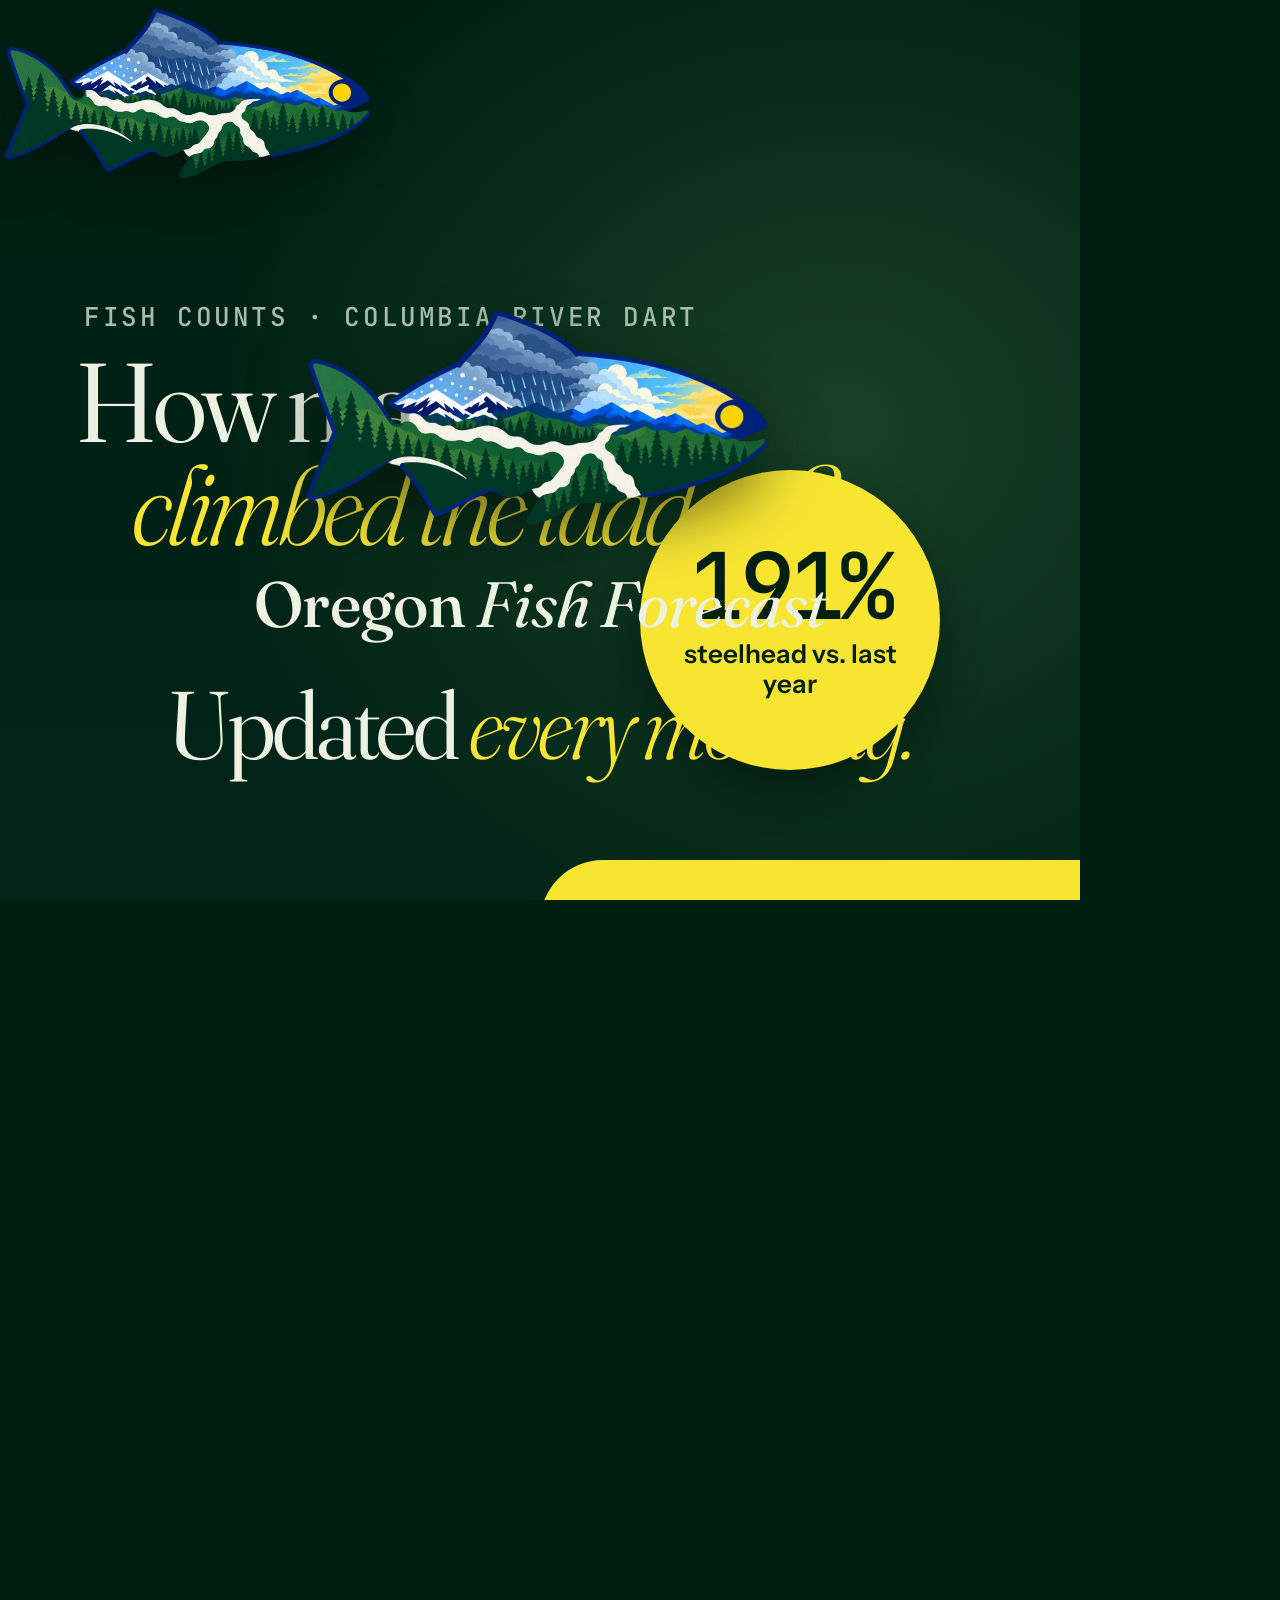
<file: films/fish-counts/index.html>
<!doctype html>
<html lang="en" data-composition-variables='[
  {"id":"q1","type":"string","label":"Title, line 1","default":"How many fish","group":"Hook"},
  {"id":"q2","type":"string","label":"Title, line 2 (italic)","default":"climbed the ladders?","group":"Hook"},
  {"id":"stations","type":"string","label":"Stations (JSON, from data/counts.js)","default":"[{\"name\":\"Bonneville Dam\",\"eyebrow\":\"Columbia River · 7 days to Nov 3\",\"week\":4496,\"rows\":[[\"Chinook\",583029,632035],[\"Coho\",97002,159781],[\"Steelhead\",63292,155947]]},{\"name\":\"The Dalles Dam\",\"eyebrow\":\"Columbia River · 7 days to Oct 31\",\"week\":3691,\"rows\":[[\"Chinook\",261528,360178],[\"Coho\",35841,55536],[\"Steelhead\",48468,129708]]},{\"name\":\"Willamette Falls\",\"eyebrow\":\"Willamette River · 7 days to Oct 31\",\"week\":442,\"rows\":[[\"Chinook\",38763,33096],[\"Coho\",8577,21806],[\"Steelhead\",17660,9232]]}]","group":"Data"},
  {"id":"badgeNum","type":"string","label":"Badge number","default":"191%","group":"Data"},
  {"id":"badgeText","type":"string","label":"Badge text","default":"steelhead vs. last year","group":"Data"},
  {"id":"tag1","type":"string","label":"End line (roman)","default":"Updated","group":"End"},
  {"id":"tag2","type":"string","label":"End line (italic)","default":"every morning.","group":"End"},
  {"id":"url1","type":"string","label":"Address","default":"ORFishForecast.com","group":"End"}
]'>
<head>
<meta charset="utf-8">
<title>Oregon Fish Forecast · Fish counts</title>
<script src="vendor/gsap.min.js"></script>
<script src="vendor/om.js"></script>
<style id="om-fonts">
@font-face { font-family: "Fraunces"; src: url("assets/fonts/Fraunces-full.woff2") format("woff2"); font-weight: 100 900; font-style: normal; }
@font-face { font-family: "Fraunces"; src: url("assets/fonts/Fraunces-full-italic.woff2") format("woff2"); font-weight: 100 900; font-style: italic; }
@font-face { font-family: "Instrument Sans"; src: url("assets/fonts/InstrumentSans-wght.woff2") format("woff2"); font-weight: 400 700; font-style: normal; }
@font-face { font-family: "JetBrains Mono"; src: url("assets/fonts/JetBrainsMono-wght.woff2") format("woff2"); font-weight: 100 800; font-style: normal; }
</style>
<style>
  :root { --ink: #023926; --ink-deep: #001F13; --on-ink: #ECF1E2; --on-ink-muted: #A8BEAC; --sun: #F8E532; --plate: #F9F7EE;
          --display: 'Fraunces', Georgia, serif; --sans: 'Instrument Sans', sans-serif; --mono: 'JetBrains Mono', monospace; }
  html, body { margin: 0; width: 100%; height: 100%; overflow: hidden; background: var(--ink-deep); }
  #film { position: relative; width: 1080px; height: 1920px; overflow: hidden; color: var(--on-ink); font-family: var(--sans);
          background: radial-gradient(900px 800px at 78% 22%, rgba(46, 96, 52, .5), transparent 70%), linear-gradient(180deg, var(--ink-deep), #00261A 60%, #002A1C); -webkit-font-smoothing: antialiased; }
  .abs { position: absolute; }
  .eyebrow { font: 500 26px/1.3 var(--mono); letter-spacing: .1em; text-transform: uppercase; color: var(--on-ink-muted); }
  .display { font-family: var(--display); font-weight: 360; font-variation-settings: 'opsz' 144, 'SOFT' 30; letter-spacing: -0.035em; line-height: .92; margin: 0; }
  .display em { font-style: italic; font-weight: 300; color: var(--sun); }
  .mask { display: block; overflow: hidden; padding-bottom: .36em; margin-bottom: -.36em; }
  .mask > span { display: block; }

  /* hook: a fish ladder */
  #hook { position: absolute; inset: 0; }
  #hook .eyebrow { left: 84px; top: 300px; }
  #q { left: 76px; top: 350px; font-size: 112px; width: 940px; }
  #q .l2 { padding-left: 56px; }
  .step { position: absolute; width: 270px; height: 16px; border-radius: 8px; background: rgba(236, 241, 226, .2); }
  .step i { position: absolute; inset: 0; border-radius: 8px; background: var(--sun); opacity: 0; }
  .fall { position: absolute; width: 4px; border-radius: 2px; background: linear-gradient(180deg, rgba(120, 190, 235, .6), transparent); }
  #hfish { left: 0; top: 0; width: 380px; height: 184px; transform-origin: 50% 60%; }
  #hfish img { width: 100%; height: 100%; filter: drop-shadow(0 16px 20px rgba(0, 12, 6, .5)); }

  /* stations, side by side: the camera whips upstream from one to the next */
  #strip { left: 0; top: 0; width: 3240px; height: 1920px; }
  .st { position: absolute; top: 0; width: 1080px; height: 1920px; }
  .st .eyebrow { left: 84px; top: 300px; }
  .st h2 { left: 76px; top: 346px; font-size: 112px; white-space: nowrap; }
  .st .num { left: 70px; top: 492px; font: 400 280px/.9 var(--mono); letter-spacing: -0.06em; color: var(--sun); font-variant-numeric: tabular-nums; white-space: nowrap; }
  .st .cap { left: 84px; top: 770px; font: 400 38px/1.3 var(--sans); color: var(--on-ink-muted); }
  .st .cap b { color: var(--on-ink); font-weight: 500; }
  .st .bh { left: 84px; top: 880px; font-size: 22px; }
  .row { position: absolute; left: 84px; width: 840px; height: 110px; }
  .row .lab { position: absolute; left: 0; top: 0; font: 500 34px/1 var(--sans); color: var(--on-ink); white-space: nowrap; }
  .row .lab span { font: 400 26px var(--mono); color: var(--on-ink-muted); margin-left: 10px; }
  .row .pct { position: absolute; right: 0; top: 4px; font: 500 28px/1 var(--mono); color: var(--on-ink-muted); }
  .row .pct b { color: var(--on-ink); font-weight: 500; }
  .bar { position: absolute; left: 0; height: 16px; border-radius: 8px; transform-origin: 0 50%; }
  .bar.now { top: 50px; background: var(--sun); }
  .bar.ly { top: 76px; height: 10px; background: rgba(168, 190, 172, .55); }
  .track { position: absolute; left: 0; width: 840px; border-radius: 8px; background: rgba(236, 241, 226, .08); }
  #badge { left: 640px; top: 470px; width: 300px; height: 300px; border-radius: 50%; background: var(--sun); color: var(--ink-deep); display: grid; place-content: center; text-align: center; transform-origin: 50% 50%; box-shadow: 0 24px 40px rgba(0, 10, 4, .45); }
  #badge b { display: block; font: 500 92px/1 var(--mono); letter-spacing: -0.05em; }
  #badge span { display: block; width: 236px; margin: 8px auto 0; font: 600 26px/1.15 var(--sans); }

  /* end card */
  #plate { left: 40px; top: 1190px; width: 1000px; height: 760px; border-radius: 34px 34px 0 0; overflow: hidden; background: var(--plate); }
  #plate img { position: absolute; inset: 0; width: 100%; height: 100%; object-fit: cover; object-position: 50% 62%; transform-origin: 50% 40%; }
  #end { position: absolute; inset: 0; text-align: center; }
  #efish { left: 300px; top: 300px; width: 480px; height: 232px; transform-origin: 50% 50%; }
  #efish img { width: 100%; height: 100%; filter: drop-shadow(0 24px 30px rgba(0, 12, 6, .55)); }
  #word { left: 0; width: 1080px; top: 572px; font: 500 64px/1 var(--display); letter-spacing: -0.01em; }
  #word em { font-style: italic; font-weight: 400; }
  #tag { left: 0; width: 1080px; top: 680px; font-size: 96px; }
  #url { left: 50%; top: 860px; display: flex; align-items: center; gap: 28px; padding: 30px 40px 30px 44px; border-radius: 999px; background: var(--sun); color: var(--ink-deep); white-space: nowrap; }
  #url .t { font: 600 60px/1.1 var(--sans); letter-spacing: -0.015em; }
  #url svg { width: 60px; height: 60px; flex: none; }
</style>
</head>
<body>
<div id="film" data-composition-id="film" data-width="1080" data-height="1920">
  <audio id="om-sound" src="assets/sound.wav" data-start="0" data-duration="13.448" data-track-index="8" data-volume="1"></audio>
  <div id="plate" class="abs" data-om-id="artwork"><img src="assets/river-country.webp" alt=""></div>

  <section id="hook" data-om-id="title">
    <div class="abs eyebrow">Fish counts · Columbia River DART</div>
    <h1 id="q" class="abs display">
      <span class="mask"><span class="l1" data-var-text="q1">How many fish</span></span>
      <span class="mask"><span class="l2"><em data-var-text="q2">climbed the ladders?</em></span></span>
    </h1>
    <div id="ladder"></div>
    <div id="hfish" class="abs" data-om-id="fish"><img src="assets/weather-fish.webp" alt=""></div>
  </section>

  <div id="strip" class="abs"></div>
  <div id="badge" class="abs" data-om-id="badge"><b data-var-text="badgeNum">191%</b><span data-var-text="badgeText">steelhead vs. last year</span></div>

  <section id="end" data-om-id="end">
    <div id="efish" class="abs" data-om-id="end-fish"><img src="assets/weather-fish.webp" alt="Oregon Fish Forecast"></div>
    <div id="word" class="abs" data-om-id="wordmark">Oregon <em>Fish Forecast</em></div>
    <h2 id="tag" class="abs display" data-om-id="tagline"><span data-var-text="tag1">Updated</span> <em data-var-text="tag2">every morning.</em></h2>
    <div id="url" class="abs" data-om-id="address"><div class="t" data-var-text="url1">ORFishForecast.com</div>
      <svg viewBox="0 0 24 24"><path fill="none" stroke="currentColor" stroke-linecap="round" stroke-linejoin="round" stroke-width="1.8" d="M6 18L18 6M18 15V6H9"/></svg></div>
  </section>
</div>

<script type="text/vnd.abc" id="om-score">
X:1
T:Oregon Fish Forecast · Fish counts (marimba pulse, 116)
M:4/4
L:1/8
Q:1/4=116
K:Am
V:MA inst=marimba gain=0.7
!mark:hook! !p! A,CEA ECA,C | [M:2/4] A,CEA | [M:4/4] !mark:bon! !mf! F,A,CF CA,F,A, | !mark:tda! C,E,G,C G,E,C,E, | !mark:wff! !f! G,B,DG DB,G,B, | [M:2/4] A,^C z2 | [M:4/4] [K:D] !mark:end! !ff! D,F,A,D A,F,D,F, | [M:2/4] D,F,A,D |]
V:PZ inst=pizz gain=0.8
!p! A,,2 A,,2 A,,2 A,,2 | [M:2/4] A,,2 A,,2 | [M:4/4] !mf! F,,2 F,,2 F,,2 F,,2 | C,2 C,2 C,2 C,2 | !f! G,,2 G,,2 G,,2 G,,2 | [M:2/4] A,,2 z2 | [M:4/4] [K:D] !ff! D,,2 D,,2 D,,2 D,,2 | [M:2/4] D,,4 |]
V:DR inst=drums kit=folk gain=0.9
!p! C,,2 z2 C,,2 z2 | [M:2/4] C,,2 ^D,,2 | [M:4/4] !mf! C,,2 ^D,,2 C,, C,, ^D,,2 | C,,2 ^D,,2 C,, C,, ^D,,2 | !f! C,, ^D,, C,, ^D,, [C,,^C,] ^D,, C,, ^D,, | [M:2/4] C,,2 !rise(! z2 | [M:4/4] !rise)! !hit! !f! [C,,^C,]2 ^D,,2 C,,2 ^D,,2 | [M:2/4] [C,,^C,]2 z2 |]
V:SH inst=drums kit=folk gain=0.4
z8 | [M:2/4] !p! ^F,, ^F,, ^F,, ^F,, | [M:4/4] !mp! ^F,, ^F,, ^F,, ^F,, ^F,, ^F,, ^F,, ^F,, | ^F,, ^F,, ^F,, ^F,, ^F,, ^F,, ^F,, ^F,, | !f! ^F,,/^F,,/^F,,/^F,,/ ^F,,/^F,,/^F,,/^F,,/ ^F,,/^F,,/^F,,/^F,,/ ^F,,/^F,,/^F,,/^F,,/ | [M:2/4] ^F,, ^F,, z2 | [M:4/4] !f! ^F,, ^F,, ^F,, ^F,, ^F,, ^F,, ^F,, ^F,, | [M:2/4] z4 |]
V:ST inst=strings gain=0.35
!p! [ACe]8 | [M:2/4] [ACe]4 | [M:4/4] !mp! [FAc]8 | [EGc]8 | [DGB]8 | [M:2/4] [^CEA]2 z2 | [M:4/4] [K:D] !mf! [DFA]8 | [M:2/4] [DFA]4 |]
V:GL inst=glock role=melody gain=0.6
!mp! z2 e2 g2 a2 | [M:2/4] c'2 z2 | [M:4/4] z8 | z8 | z8 | [M:2/4] z4 | [M:4/4] [K:D] z2 A d e a3 | [M:2/4] z4 |]
</script>

<script>
  const V = OM.vars();
  OM.music({ bpm: 116 });
  const B = (n) => OM.beat(n);
  const $ = (s) => document.querySelector(s);
  const fmt = (n) => Math.round(n).toLocaleString('en-US');
  const esc = (s) => String(s).replace(/[<>&]/g, (c) => ({ '<': '&lt;', '>': '&gt;', '&': '&amp;' })[c]);

  // ---- the ladder: four steps climbing to the right, water falling off each lip
  const STEPS = [[60, 1440], [290, 1310], [520, 1180], [750, 1050]];
  $('#ladder').innerHTML = STEPS.map(([x, y], i) =>
    `<div class="step" id="s${i}" data-om-id="step-${i + 1}" style="left:${x}px; top:${y}px"><i></i></div>` +
    [0, 1, 2].map((k) => `<div class="fall" style="left:${x - 4 - k * 9}px; top:${y + 12}px; height:${70 + k * 26}px"></div>`).join('')
  ).join('');
  const onStep = (i) => ({ x: STEPS[i][0] + 135 - 190, y: STEPS[i][1] - 152 });   // fish box top-left resting on step i

  // ---- stations
  const ST = JSON.parse(V.stations);
  $('#strip').innerHTML = ST.map((s, k) => {
    const rows = s.rows.map(([name, now, ly], r) => {
      const m = Math.max(now, ly), pct = Math.round(100 * now / ly);
      return `<div class="row" style="top:${930 + r * 124}px"><div class="lab">${esc(name)}<span>${fmt(now)} this year</span></div>` +
        `<div class="pct"><b>${pct}%</b> of last year</div><div class="track" style="top:50px; height:16px"></div><div class="track" style="top:76px; height:10px"></div>` +
        `<div class="bar now" style="width:${(840 * now / m).toFixed(0)}px"></div><div class="bar ly" style="width:${(840 * ly / m).toFixed(0)}px"></div></div>`;
    }).join('');
    return `<div class="st" data-om-id="station-${k + 1}" style="left:${k * 1080}px"><div class="abs eyebrow">${esc(s.eyebrow)}</div>` +
      `<h2 class="abs display">${esc(s.name)}</h2><div class="abs num">${fmt(s.week)}</div>` +
      `<div class="abs cap"><b>adult Chinook, coho and steelhead</b> in 7 days</div><div class="abs eyebrow bh">Year to date vs. same date last year</div>${rows}</div>`;
  }).join('');
  const panels = gsap.utils.toArray('.st');

  // ---- hidden until their moment
  gsap.set('#q .l2', { yPercent: 160 });
  gsap.set(['#strip', '#badge', '#end'], { autoAlpha: 0 });
  gsap.set('#plate', { y: 820 });
  gsap.set('#url', { xPercent: -50 });
  gsap.set('.bar', { scaleX: 0 });
  gsap.set('#hfish', { x: (onStep(0).x + onStep(1).x) / 2, y: onStep(1).y - 190, rotation: -18 });

  const tl = gsap.timeline({ paused: true, defaults: { ease: 'expo.out' } });

  // ================= hook (beats 0–6): the fish climbs the ladder, one step per beat
  tl.addLabel('scene:hook', 0);
  tl.to('#q .l2', { yPercent: 0, duration: B(1) }, B(.5));
  const hop = (i, at, air) => {   // jump onto step i, landing at `at`
    const p = onStep(i);
    tl.to('#hfish', { x: p.x, duration: air, ease: 'none' }, at - air);
    tl.to('#hfish', { y: p.y - 190, duration: air * .45, ease: 'power2.out' }, at - air);
    tl.to('#hfish', { y: p.y, duration: air * .55, ease: 'power2.in' }, at - air * .55);
    tl.to('#hfish', { rotation: -18, duration: air * .4, ease: 'power2.out' }, at - air);
    tl.to('#hfish', { rotation: 0, duration: air * .5, ease: 'power2.inOut' }, at - air * .5);
    tl.fromTo(`#s${i} i`, { opacity: 1 }, { opacity: 0, duration: B(1), ease: 'power2.out', immediateRender: false }, at);
    OM.sfx('pop', at, { gain: .45, note: [1, 3, 5, 8][i], pan: -.3 + i * .2 });
  };
  // frame 0 is already mid-leap onto step 2
  tl.to('#hfish', { x: onStep(1).x, duration: B(1), ease: 'none' }, 0);
  tl.to('#hfish', { y: onStep(1).y, duration: B(1), ease: 'power2.in' }, 0);
  tl.to('#hfish', { rotation: 0, duration: B(1), ease: 'power2.inOut' }, 0);
  tl.fromTo('#s1 i', { opacity: 1 }, { opacity: 0, duration: B(1), ease: 'power2.out', immediateRender: false }, B(1));
  OM.sfx('pop', B(1), { gain: .45, note: 3, pan: -.1 });
  hop(2, B(2), B(.65));
  hop(3, B(3), B(.65));
  // the big leap: off the top step and out of the frame
  tl.to('#hfish', { x: 1180, y: -260, rotation: -34, duration: B(1.1), ease: 'power2.in' }, B(3.4));
  OM.sfx('whoosh', B(4), { gain: .45, pan: .4 });
  tl.to('#ladder .step, #ladder .fall', { y: 260, autoAlpha: 0, duration: B(1.2), ease: 'power2.in', stagger: .04 }, B(4.3));
  tl.fromTo('#q', { scale: 1 }, { scale: 1.04, transformOrigin: '0% 50%', duration: B(6), ease: 'none', immediateRender: false }, 0);

  // ================= stations (beats 6–20): whip upstream from dam to dam
  const enter = (k, at) => {
    const p = panels[k];
    const num = p.querySelector('.num');
    const c = { v: 0 };
    tl.fromTo(c, { v: 0 }, { v: ST[k].week, duration: B(1.5), ease: 'expo.out', onUpdate: () => { num.textContent = fmt(c.v); } }, at);
    tl.fromTo(num, { scale: 1.3, transformOrigin: '0% 55%' }, { scale: 1, duration: B(1.5) }, at);
    tl.fromTo(p.querySelector('h2'), { x: 70, autoAlpha: 0 }, { x: 0, autoAlpha: 1, duration: B(1), immediateRender: false }, at + B(.2));
    tl.fromTo(p.querySelectorAll('.bar'), { scaleX: 0 }, { scaleX: 1, duration: B(1.4), stagger: B(.15), ease: 'expo.out', immediateRender: false }, at + B(.6));
    OM.sfx('count', at + B(1), { gain: .4 });
  };
  tl.addLabel('scene:bon', B(6));
  tl.set('#hook', { autoAlpha: 0 }, B(6));
  tl.set('#strip', { autoAlpha: 1 }, B(6));
  tl.fromTo('#strip', { x: 300 }, { x: 0, duration: B(.8) }, B(6));
  OM.sfx('hit', B(6), { gain: .5 });
  enter(0, B(6));

  tl.addLabel('scene:tda', B(10));
  tl.to('#strip', { x: -1080, duration: B(.7), ease: 'expo.inOut' }, B(10) - B(.35));
  OM.sfx('whip', B(10), { gain: .45 });
  enter(1, B(10));

  tl.addLabel('scene:wff', B(14));
  tl.to('#strip', { x: -2160, duration: B(.7), ease: 'expo.inOut' }, B(14) - B(.35));
  OM.sfx('whip', B(14), { gain: .45, pan: .2 });
  enter(2, B(14));
  tl.fromTo('#badge', { autoAlpha: 0, scale: .2, rotation: -40 }, { autoAlpha: 1, scale: 1, rotation: -8, duration: B(1), ease: 'back.out(1.7)', immediateRender: false }, B(16));
  OM.sfx('impact', B(16) + .08, { gain: .55 });
  tl.to('#badge', { rotation: -4, duration: B(4), ease: 'sine.inOut' }, B(17));

  // ================= end (beats 20–26)
  tl.addLabel('scene:end', B(20));
  tl.to('#strip', { x: -3240, duration: B(.7), ease: 'expo.inOut' }, B(20) - B(.35));
  tl.to('#badge', { x: -1080, duration: B(.7), ease: 'expo.inOut' }, B(20) - B(.35));
  OM.sfx('whoosh', B(20), { gain: .4 });
  tl.set(['#strip', '#badge'], { autoAlpha: 0 }, B(20.4));
  tl.set('#end', { autoAlpha: 1 }, B(20));
  tl.fromTo('#efish', { y: 700, rotation: -30, scale: .7 }, { y: 0, rotation: 0, scale: 1, duration: B(1.4), ease: OM.spring(0.14), immediateRender: false }, B(20));
  tl.to('#plate', { y: 0, duration: B(1.8) }, B(20));
  tl.fromTo('#plate img', { scale: 1.14 }, { scale: 1, duration: B(6), ease: 'power1.out' }, B(20));
  OM.sfx('sparkle', B(20.7), { gain: .45 });
  tl.fromTo('#word', { autoAlpha: 0, y: 20 }, { autoAlpha: 1, y: 0, duration: B(1), immediateRender: false }, B(20.6));
  tl.fromTo('#tag', { autoAlpha: 0, y: 40 }, { autoAlpha: 1, y: 0, duration: B(1), immediateRender: false }, B(21));
  tl.fromTo('#url', { autoAlpha: 0, y: 60, scale: .9 }, { autoAlpha: 1, y: 0, scale: 1, duration: B(1.2), ease: 'back.out(1.5)', immediateRender: false }, B(22));
  OM.sfx('pop', B(22) + .06, { gain: .5, note: 5 });
  tl.fromTo('#end', { scale: 1 }, { scale: 1.03, transformOrigin: '50% 35%', duration: B(5), ease: 'none', immediateRender: false }, B(21));
  tl.to({}, { duration: Math.max(0, B(26) - tl.duration()) }, tl.duration());

  window.__timelines['film'] = tl;
</script>
</body>
</html>
</file>
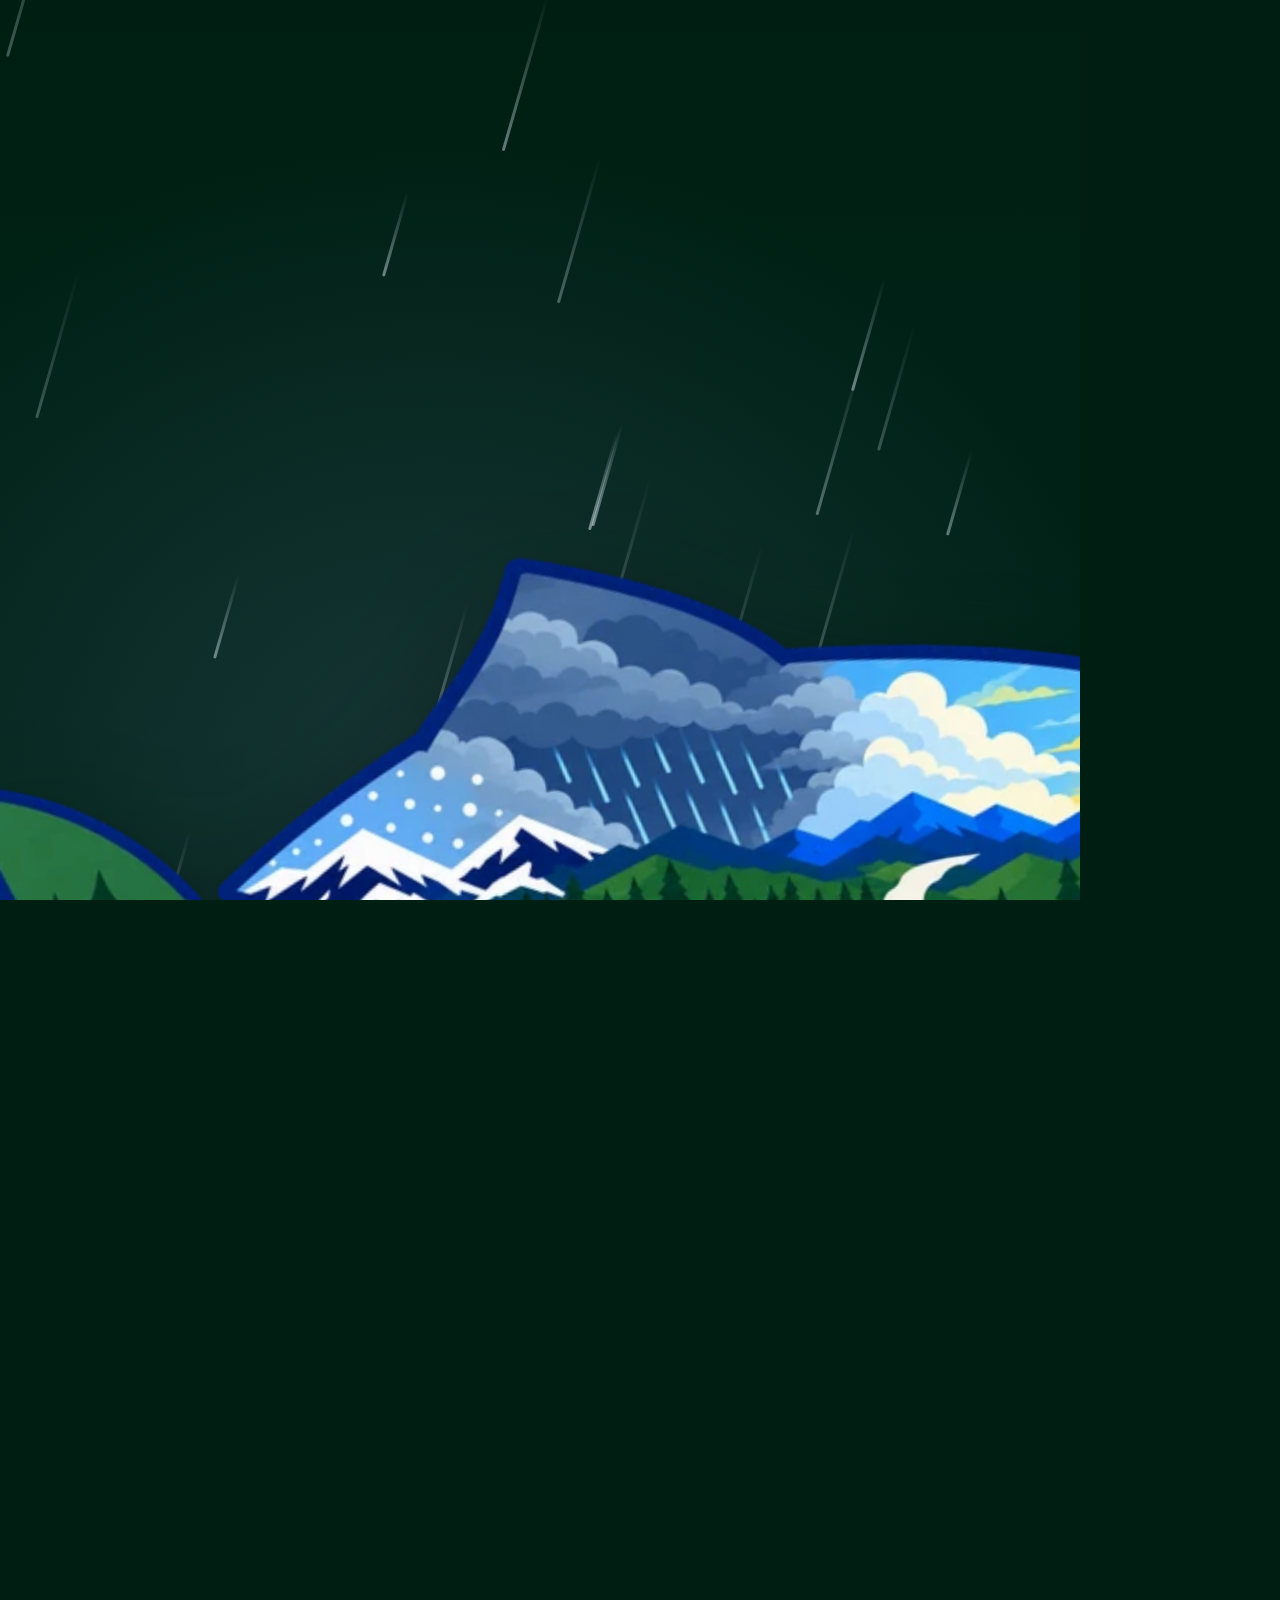
<file: films/fish-forecast-intro/index.html>
<!doctype html>
<html lang="en" data-composition-variables='[
  {"id":"q1","type":"string","label":"Question, line 1","default":"Are the fish","group":"Hook"},
  {"id":"q2","type":"string","label":"Question, line 2 (italic)","default":"in the river yet?","group":"Hook"},
  {"id":"countEyebrow","type":"string","label":"Count label","default":"Bonneville Dam · 7 days to Nov 3","group":"Answer"},
  {"id":"count","type":"number","label":"Fish counted","default":4496,"min":0,"max":99999,"step":1,"group":"Answer"},
  {"id":"countText","type":"string","label":"Count caption","default":"adult Chinook, coho and steelhead counted climbing the ladder.","group":"Answer"},
  {"id":"score","type":"number","label":"Fishing score","default":72,"min":0,"max":100,"step":1,"group":"Answer"},
  {"id":"scoreWord","type":"string","label":"Score label","default":"Good","group":"Answer"},
  {"id":"water","type":"string","label":"Water","default":"Crooked River","group":"Answer"},
  {"id":"reach","type":"string","label":"Reach","default":"Bowman Dam to Castle Rock Campground","group":"Answer"},
  {"id":"rows","type":"string","label":"The four inputs (|-separated)","default":"Fishing reports|River gauges|Dam counts|Trout stocking","group":"Burst"},
  {"id":"heroEyebrow","type":"string","label":"Hero eyebrow","default":"24 Oregon reaches · refreshed every morning","group":"Hero"},
  {"id":"head1","type":"string","label":"Headline, line 1","default":"Read the river","group":"Hero"},
  {"id":"head2","type":"string","label":"Headline, line 2 (italic)","default":"before you drive.","group":"Hero"},
  {"id":"url1","type":"string","label":"Address","default":"ORFishForecast.com","group":"End"},
  {"id":"url2","type":"string","label":"Address, second line (optional)","default":"","group":"End"},
  {"id":"sun","type":"color","label":"Sun yellow","default":"#F8E532","group":"Colour"}
]'>
<head>
<meta charset="utf-8">
<title>Oregon Fish Forecast · Read the river</title>
<script src="vendor/gsap.min.js"></script>
<script src="vendor/om.js"></script>
<style id="om-fonts">
@font-face { font-family: "Fraunces"; src: url("assets/fonts/Fraunces-full.woff2") format("woff2"); font-weight: 100 900; font-style: normal; }
@font-face { font-family: "Fraunces"; src: url("assets/fonts/Fraunces-full-italic.woff2") format("woff2"); font-weight: 100 900; font-style: italic; }
@font-face { font-family: "Instrument Sans"; src: url("assets/fonts/InstrumentSans-wght.woff2") format("woff2"); font-weight: 400 700; font-style: normal; }
@font-face { font-family: "JetBrains Mono"; src: url("assets/fonts/JetBrainsMono-wght.woff2") format("woff2"); font-weight: 100 800; font-style: normal; }
</style>
<style>
  /* tokens from the site's v2/assets/site.css */
  :root {
    --ink: #023926; --ink-deep: #001F13; --on-ink: #ECF1E2; --on-ink-muted: #A8BEAC;
    --plate: #F9F7EE; --display: 'Fraunces', Georgia, serif; --sans: 'Instrument Sans', sans-serif; --mono: 'JetBrains Mono', monospace;
  }
  html, body { margin: 0; width: 100%; height: 100%; overflow: hidden; background: var(--ink-deep); }
  #film { position: relative; width: 1080px; height: 1920px; overflow: hidden; color: var(--on-ink); font-family: var(--sans);
          background: linear-gradient(180deg, var(--ink-deep), #00261A 60%, #002A1C); -webkit-font-smoothing: antialiased; }
  .abs { position: absolute; }
  #ans, #score, #rows, #hero { position: absolute; inset: 0; }
  .ground-warm { position: absolute; inset: 0; background: radial-gradient(900px 760px at 76% 26%, rgba(46, 96, 52, .55), transparent 70%); opacity: 0; }
  #paper { position: absolute; inset: 0; background: var(--plate); }
  .ground-storm { position: absolute; inset: 0; background: radial-gradient(1000px 900px at 40% 40%, rgba(70, 92, 120, .32), transparent 70%); }
  #rain { position: absolute; left: -200px; top: -400px; width: 1500px; height: 2800px; }
  #rain i { position: absolute; width: 3px; border-radius: 3px; background: linear-gradient(180deg, transparent, rgba(220, 235, 245, .55)); transform: rotate(16deg); }

  /* the fish: the real mark, never redrawn. Base: 700 px wide, centred at (540, 419). */
  #fish { left: 190px; top: 250px; width: 700px; height: 338px; transform-origin: 50% 50%; }
  #fishSwim { position: absolute; inset: 0; transform-origin: 50% 50%; }
  #fishSwim img { position: absolute; inset: 0; width: 100%; height: 100%; filter: drop-shadow(0 26px 34px rgba(0, 12, 6, .55)); }
  #glow { position: absolute; left: 623px; top: 169px; width: 0; height: 0; }
  #glow::before { content: ''; position: absolute; left: -260px; top: -260px; width: 520px; height: 520px; border-radius: 50%;
                  background: radial-gradient(circle, rgba(248, 229, 50, .55), rgba(248, 229, 50, .14) 42%, transparent 70%); }
  #glowWrap { position: absolute; left: 0; top: 0; transform-origin: 0 0; }

  .eyebrow { font: 500 26px/1.3 var(--mono); letter-spacing: .1em; text-transform: uppercase; color: var(--on-ink-muted); }
  .display { font-family: var(--display); font-weight: 360; font-variation-settings: 'opsz' 144, 'SOFT' 30; letter-spacing: -0.035em; line-height: .92; margin: 0; }
  .display em, em.it { font-style: italic; font-weight: 300; color: var(--sun); }
  .mask { display: block; overflow: hidden; padding-bottom: .36em; margin-bottom: -.36em; }
  .mask > span { display: block; }

  #q { left: 80px; top: 690px; font-size: 118px; width: 920px; }
  #q .l2 { padding-left: 60px; }
  #qline { left: 68px; top: 238px; width: 548px; height: 7px; border-radius: 4px; background: var(--sun); transform-origin: 0 50%; }

  #ans .eyebrow { left: 84px; top: 712px; }
  #num { left: 70px; top: 764px; font: 400 290px/.9 var(--mono); letter-spacing: -0.06em; color: var(--sun); font-variant-numeric: tabular-nums; white-space: nowrap; }
  #ans .lbl { left: 84px; top: 1080px; width: 860px; font: 400 40px/1.3 var(--sans); color: var(--on-ink-muted); }

  #ring { left: 70px; top: 712px; width: 270px; height: 270px; }
  #ring svg { position: absolute; inset: 0; }
  #ring b { position: absolute; inset: 0; display: grid; place-items: center; font: 500 98px/1 var(--mono); letter-spacing: -0.05em; color: #0A251A; }
  #score { color: #0A251A; }
  #score .eyebrow, #score .reach { color: #4E6559; }
  #score .eyebrow { left: 380px; top: 770px; }
  #score .word { left: 376px; top: 812px; font: 400 110px/1 var(--display); letter-spacing: -0.02em; }
  #score .water { left: 76px; top: 1040px; font-size: 128px; }
  #score .reach { left: 84px; top: 1180px; font: 400 40px/1.3 var(--sans); color: var(--on-ink-muted); }

  .row { left: 80px; display: flex; align-items: center; gap: 30px; transform-origin: 0 50%; }
  .row svg { width: 74px; height: 74px; color: var(--sun); flex: none; }
  .row span { font: 360 100px/1 var(--display); font-variation-settings: 'opsz' 144, 'SOFT' 30; letter-spacing: -0.03em; white-space: nowrap; }
  .row span em { font-style: italic; font-weight: 300; color: var(--sun); }

  #nav { left: 330px; top: 190px; font: 500 50px/1 var(--display); letter-spacing: -0.01em; color: var(--on-ink); white-space: nowrap; }
  #nav em { font-style: italic; font-weight: 400; color: var(--on-ink); }
  #hero .eyebrow { left: 84px; top: 440px; font-size: 24px; }
  #head { left: 74px; top: 494px; font-size: 140px; width: 960px; }
  #head .l1 { color: var(--on-ink); }
  #head .l2 { padding-left: 40px; }

  #plate { left: 40px; top: 1190px; width: 1000px; height: 760px; border-radius: 34px 34px 0 0; overflow: hidden; background: var(--plate); }
  #plate img { position: absolute; left: 0; top: 0; width: 100%; height: 100%; object-fit: cover; object-position: 50% 62%; transform-origin: 50% 40%; }

  #url { left: 80px; top: 870px; display: flex; align-items: center; gap: 28px; padding: 30px 40px 30px 44px; border-radius: 999px; background: var(--sun); color: var(--ink-deep); transform-origin: 0 50%; }
  #url .t { font: 600 60px/1.1 var(--sans); letter-spacing: -0.015em; white-space: nowrap; }
  #url .t div:empty { display: none; }
  #url svg { width: 60px; height: 60px; flex: none; }
</style>
</head>
<body>
<div id="film" data-composition-id="film" data-width="1080" data-height="1920">
  <audio id="om-sound" src="assets/sound.wav" data-start="0" data-duration="14.746" data-track-index="8" data-volume="1"></audio>
  <div class="ground-storm" data-om-id="storm"></div>
  <div class="ground-warm" data-om-id="warm"></div>
  <div id="paper" data-om-id="paper"></div>
  <div id="rain" data-om-id="rain"></div>

  <!-- river artwork: the site's own plate, rising at the drop -->
  <div id="plate" class="abs" data-om-id="artwork"><img src="assets/river-country.webp" alt=""></div>

  <section id="q" class="abs display" data-om-id="question">
    <span class="mask"><span class="l1" data-var-text="q1">Are the fish</span></span>
    <span class="mask"><span class="l2"><em data-var-text="q2">in the river yet?</em></span></span>
    <div id="qline" class="abs" data-om-id="underline"></div>
  </section>

  <section id="ans" data-om-id="count">
    <div class="abs eyebrow" data-var-text="countEyebrow">Bonneville Dam · 7 days to Nov 3</div>
    <div id="num" class="abs" data-om-var="count">4,496</div>
    <div class="abs lbl" data-var-text="countText">adult Chinook, coho and steelhead counted climbing the ladder.</div>
  </section>

  <section id="score" data-om-id="score">
    <div id="ring" class="abs">
      <svg viewBox="0 0 270 270"><circle cx="135" cy="135" r="114" fill="none" stroke="rgba(2,57,38,.12)" stroke-width="20"/>
        <circle id="arc" cx="135" cy="135" r="114" fill="none" stroke="#023926" stroke-width="20" stroke-linecap="round" stroke-dasharray="716.3" stroke-dashoffset="716.3" transform="rotate(-90 135 135)"/></svg>
      <b id="scoreNum" data-om-var="score">76</b>
    </div>
    <div class="abs eyebrow">Fishing score</div>
    <div class="abs word" data-var-text="scoreWord">Good</div>
    <h2 class="abs display water" data-var-text="water">Crooked River</h2>
    <div class="abs reach" data-var-text="reach">Bowman Dam to Castle Rock Campground</div>
  </section>

  <section id="rows" data-om-var="rows"></section>

  <section id="hero" data-om-id="headline">
    <div class="abs eyebrow" id="heroEyebrow" data-var-text="heroEyebrow">24 Oregon reaches · refreshed every morning</div>
    <h1 id="head" class="abs display">
      <span class="mask"><span class="l1" data-var-text="head1">Read the river</span></span>
      <span class="mask"><span class="l2"><em data-var-text="head2">before you drive.</em></span></span>
    </h1>
  </section>

  <div id="nav" class="abs" data-om-id="wordmark">Oregon <em>Fish Forecast</em></div>

  <div id="url" class="abs" data-om-id="address">
    <div class="t"><div data-var-text="url1">ORFishForecast.com</div><div data-var-text="url2"></div></div>
    <svg viewBox="0 0 24 24"><path fill="none" stroke="currentColor" stroke-linecap="round" stroke-linejoin="round" stroke-width="1.8" d="M6 18L18 6M18 15V6H9"/></svg>
  </div>

  <div id="fish" class="abs" data-om-id="fish">
    <div id="fishSwim">
      <div id="glowWrap"><div id="glow"></div></div>
      <img src="assets/weather-fish.webp" alt="Oregon Fish Forecast">
    </div>
  </div>
</div>

<script type="text/vnd.abc" id="om-score">
X:1
T:Oregon Fish Forecast · Read the river (folk stomp, 118, 14.75 s)
M:4/4
L:1/8
Q:1/4=118
K:C
V:DR inst=drums kit=folk gain=0.95
!mark:hook! !p! C,,2 ^D,,2 C,,2 ^D,,2 | C,,2 ^D,,2 C,, C,, ^D,,2 | !mark:answer! !mf! C,,2 ^D,,2 C,,2 ^D,,2 | !mark:score! C,,2 ^D,,2 C,, C,, ^D,,2 | !mark:burst! !f! !crescendo(! C,, ^D,, C,, ^D,, C,, ^D,, [C,,^D,,] ^D,, !crescendo)! | [M:2/4] [C,,^D,,]2 !rise(! z2 | [M:3/4] !rise)! !mark:drop! !hit! !ff! [C,,^C,]2 ^D,,2 C,,2 | [M:4/4] !mark:end! !mf! C,,2 ^D,,2 [C,,^C,]2 z2 |]
V:SH inst=drums kit=folk gain=0.45
!p! ^F,, ^F,, ^F,, ^F,, ^F,, ^F,, ^F,, ^F,, | ^F,, ^F,, ^F,, ^F,, ^F,, ^F,, ^F,, ^F,, | !mp! ^F,, ^F,, ^F,, ^F,, ^F,, ^F,, ^F,, ^F,, | ^F,, ^F,, ^F,, ^F,, ^F,, ^F,, ^F,, ^F,, | !f! ^F,,/^F,,/^F,,/^F,,/ ^F,,/^F,,/^F,,/^F,,/ ^F,,/^F,,/^F,,/^F,,/ ^F,,/^F,,/^F,,/^F,,/ | [M:2/4] ^F,, ^F,, z2 | [M:3/4] !f! ^F,, ^F,, ^F,, ^F,, ^F,, ^F,, | [M:4/4] ^F,, ^F,, ^F,, ^F,, z4 |]
V:GT inst=guitar gain=0.7
!p! [C,G,CEG]2 [C,G,CEG][C,G,CEG] z[C,G,CEG] [C,G,CEG]2 | [A,EAce]2 [A,EAce][A,EAce] z[A,EAce] [A,EAce]2 | !mf! [F,CFAc]2 [F,CFAc][F,CFAc] z[F,CFAc] [F,CFAc]2 | [G,DGBd]2 [G,DGBd][G,DGBd] z[G,DGBd] [G,DGBd]2 | !f! [A,EAce]2 [A,EAce][A,EAce] [G,DGBd]2 [G,DGBd][G,DGBd] | [M:2/4] [G,DGBd]2 z2 | [M:3/4] [K:D] !f! [D,A,DFA]2 [D,A,DFA][D,A,DFA] z[D,A,DFA] | [M:4/4] [G,DGBd]2 [G,DGBd][G,DGBd] [D,A,DFAd]4 |]
V:UK inst=uke gain=0.45
z8 | z8 | !mf! z[FAc] z[FAc] z[FAc] z[FAc] | z[GBd] z[GBd] z[GBd] z[GBd] | !f! z[Ace] z[Ace] z[GBd] z[GBd] | [M:2/4] z[GBd] z2 | [M:3/4] [K:D] z[DFA] z[DFA] z[DFA] | [M:4/4] z[GBd] z[GBd] z4 |]
V:BS inst=bass gain=0.75
!mp! C,,4 C,,4 | A,,4 A,,4 | !mf! F,,2 F,,F,, F,,2 C,2 | G,,2 G,,G,, G,,2 D,2 | !f! A,,2 A,,A,, G,,2 G,,G,, | [M:2/4] G,,2 z2 | [M:3/4] [K:D] !f! D,,2 D,,D,, D,,2 | [M:4/4] G,,2 G,,2 D,,4 |]
V:GL inst=glock role=melody gain=0.6
!mf! z G c d e2 z2 | z4 e d c2 | z8 | z8 | z8 | [M:2/4] z4 | [M:3/4] [K:D] !f! A d e f3 | [M:4/4] A d e a5 |]
V:ST inst=strings gain=0.4
z8 | z8 | z8 | z8 | z8 | [M:2/4] z4 | [M:3/4] [K:D] !mp! [DFAd]6 | [M:4/4] [DGBd]4 [DFAd]4 |]
</script>

<script>
  const V = OM.vars();
  OM.music({ bpm: 118 });
  const B = (n) => OM.beat(n);
  const $ = (s) => document.querySelector(s);
  const esc = (s) => String(s).replace(/[<>&]/g, (c) => ({ '<': '&lt;', '>': '&gt;', '&': '&amp;' })[c]);

  // ---- rain behind the fish: seeded, so every frame is the same every time
  const rnd = OM.random(7);
  const rain = $('#rain');
  for (let i = 0; i < 90; i++) {
    const s = document.createElement('i');
    const h = 70 + rnd() * 110;
    s.style.cssText = `left:${(rnd() * 1500).toFixed(0)}px; top:${(rnd() * 2800).toFixed(0)}px; height:${h.toFixed(0)}px; opacity:${(.35 + rnd() * .65).toFixed(2)}`;
    rain.appendChild(s);
  }

  // ---- the four inputs, last word italic in sun (the site's accent-phrase habit)
  const ICONS = [
    '<g fill="none" stroke="currentColor" stroke-linecap="round" stroke-width="1.5"><path d="M4 8C4 5.17157 4 3.75736 4.87868 2.87868C5.75736 2 7.17157 2 10 2H14C16.8284 2 18.2426 2 19.1213 2.87868C20 3.75736 20 5.17157 20 8V16C20 18.8284 20 20.2426 19.1213 21.1213C18.2426 22 16.8284 22 14 22H10C7.17157 22 5.75736 22 4.87868 21.1213C4 20.2426 4 18.8284 4 16V8Z"/><path d="M19.9997 16H7.89749C6.96751 16 6.50253 16 6.12103 16.1022C5.08575 16.3796 4.29986 17.1212 4.02246 18.1564"/><path d="M8 7H16"/><path d="M8 10.5H13"/><path d="M19.9239 19H8"/></g>',
    '<g fill="none" stroke="currentColor" stroke-linecap="round" stroke-width="1.5"><path d="M3 13.1928C3 18.0569 6.85549 22 11.6115 22H12.3885C17.1445 22 21 18.0569 21 13.1928V12.9281C21 8.31651 18.2715 4.16347 14.0967 2.42077C12.7527 1.85974 11.2473 1.85974 9.90329 2.42077C5.72854 4.16347 3 8.31651 3 12.9281V13.1928Z"/><path d="M7.61475 10.7237C8.2495 8.71826 9.63062 7.08805 11.3858 6.27637"/></g>',
    '<g fill="none" stroke="currentColor" stroke-linecap="round" stroke-width="1.5"><path d="M2 12C2 7.28595 2 4.92893 3.46447 3.46447C4.92893 2 7.28595 2 12 2C16.714 2 19.0711 2 20.5355 3.46447C22 4.92893 22 7.28595 22 12C22 16.714 22 19.0711 20.5355 20.5355C19.0711 22 16.714 22 12 22C7.28595 22 4.92893 22 3.46447 20.5355C2 19.0711 2 16.714 2 12Z"/><path stroke-linejoin="round" d="M7 14L9.29289 11.7071C9.68342 11.3166 10.3166 11.3166 10.7071 11.7071L12.2929 13.2929C12.6834 13.6834 13.3166 13.6834 13.7071 13.2929L17 10M14.5 10H17V12.5"/></g>',
    '<g fill="none" stroke="currentColor" stroke-linecap="round" stroke-width="1.5"><path d="M2 12C2 8.22876 2 6.34315 3.17157 5.17157C4.34315 4 6.22876 4 10 4H14C17.7712 4 19.6569 4 20.8284 5.17157C22 6.34315 22 8.22876 22 12V14C22 17.7712 22 19.6569 20.8284 20.8284C19.6569 22 17.7712 22 14 22H10C6.22876 22 4.34315 22 3.17157 20.8284C2 19.6569 2 17.7712 2 14V12Z"/><path d="M7 4V2.5"/><path d="M17 4V2.5"/><path d="M2.5 9H21.5"/><path stroke-linejoin="round" d="M17 13H17.0001"/><path stroke-linejoin="round" d="M12 13H12.0001"/><path stroke-linejoin="round" d="M7 13H7.0001"/><path stroke-linejoin="round" d="M17 17.0234H17.0001"/><path stroke-linejoin="round" d="M12 17.0234H12.0001"/><path stroke-linejoin="round" d="M7 17.0234H7.0001"/></g>'
  ];
  const ROW_TOP = [712, 846, 980, 1114];
  const words = String(V.rows).split('|').slice(0, 4);
  $('#rows').innerHTML = words.map((w, i) => {
    const parts = w.trim().split(' ');
    const last = parts.pop();
    return `<div class="abs row" data-om-id="input-${i + 1}" style="top:${ROW_TOP[i]}px"><svg viewBox="0 0 24 24">${ICONS[i]}</svg><span>${esc(parts.join(' '))} <em>${esc(last)}</em></span></div>`;
  }).join('');
  const rows = gsap.utils.toArray('.row');
  gsap.set('#rows', { transformOrigin: '8% 48%' });

  const fmt = (n) => Math.round(n).toLocaleString('en-US');
  $('#num').textContent = fmt(V.count);
  $('#scoreNum').textContent = String(V.score);

  // ---- hidden until their moment
  gsap.set(['#q .mask > span', '#ans', '#score', '#hero .eyebrow', '#nav', '#url'], { autoAlpha: 0 });
  gsap.set('#q .mask > span', { autoAlpha: 1, yPercent: 160 });
  gsap.set('#head .mask > span', { yPercent: 160 });
  gsap.set(rows, { autoAlpha: 0 });
  gsap.set('#plate', { y: 820 });
  gsap.set(['#q', '#hero', '#paper'], { autoAlpha: 0 });
  gsap.set('#qline', { scaleX: 0 });

  // fish poses (x, y offsets from the base centre (540, 419), scale against 700 px)
  const POSE = {
    storm: { x: 156, y: 447, scale: 2.15, rotation: -8 },   // the storm over the fish's back at centre frame
    sun:   { x: -545, y: 419, scale: 2.0, rotation: -4 },   // the sun at its head at centre frame
    top:   { x: 0, y: 0, scale: 1, rotation: -3 },          // the anchor at the top
    nav:   { x: -360, y: -199, scale: 0.2857, rotation: 0 } // the site's nav mark
  };
  gsap.set('#fish', POSE.storm);
  gsap.set('#glowWrap', { scale: 0, autoAlpha: 0 });

  const tl = gsap.timeline({ paused: true, defaults: { ease: 'expo.out' } });

  // Timing: every text screen gets about 2 s (Kenny: "it flashes text too fast"). 29 beats at 118 = 14.75 s.
  // ================= hook (bars 1–2): storm to sun along the fish's own body, then the question
  tl.addLabel('scene:hook', 0);
  tl.to('#fish', { ...POSE.sun, duration: B(2), ease: 'expo.inOut' }, 0);
  OM.sfx('whoosh', B(1), { gain: .4 });
  tl.fromTo('#rain', { x: 0, y: 0 }, { x: -300, y: 1050, duration: B(3), ease: 'none' }, 0);
  tl.to('#rain', { autoAlpha: 0, duration: B(1), ease: 'power2.in' }, B(1.2));
  tl.to('.ground-storm', { autoAlpha: 0, duration: B(1.5), ease: 'power1.inOut' }, B(1));
  tl.to('.ground-warm', { autoAlpha: 1, duration: B(1.5), ease: 'power1.inOut' }, B(1.6));
  tl.to('#glowWrap', { scale: 1, autoAlpha: 1, duration: B(1), ease: 'expo.out' }, B(2));
  OM.sfx('sparkle', B(2), { gain: .45 });
  // hard pull-out to the anchor
  tl.to('#fish', { ...POSE.top, duration: B(1), ease: 'expo.out' }, B(3));
  tl.to('#glowWrap', { autoAlpha: .55, duration: B(1) }, B(3.2));
  OM.sfx('whoosh', B(3) + .05, { gain: .42, pan: -.2 });
  tl.set('#q', { autoAlpha: 1 }, B(3.2));
  tl.to('#q .l1', { yPercent: 0, duration: B(1) }, B(3.2));
  tl.to('#q .l2', { yPercent: 0, duration: B(1) }, B(3.7));
  tl.fromTo('#q', { scale: 1 }, { scale: 1.045, transformOrigin: '0% 50%', duration: B(4.8), ease: 'none', immediateRender: false }, B(3.2));
  // bar 2: the artwork peeks in as the weather clears, and "yet?" gets underlined
  tl.to('#plate', { y: 500, duration: B(2), ease: 'expo.out' }, B(4));
  OM.sfx('slide', B(4), { gain: .3 });
  tl.fromTo('#qline', { scaleX: 0 }, { scaleX: 1, duration: B(1), ease: 'expo.out', immediateRender: false }, B(6));
  OM.sfx('draw', B(6), { gain: .4 });

  // small life: the fish swims on the spot from the pull-out until the stop (8 half-cycles to beat 21)
  tl.to('#fishSwim', { y: 9, rotation: 1.6, duration: B(2.1875), ease: 'sine.inOut', repeat: 7, yoyo: true }, B(3.5));

  // ================= answer (bar 3): 4,496
  tl.addLabel('scene:answer', B(8));
  tl.set('#q', { autoAlpha: 0 }, B(8));
  tl.set('#ans', { autoAlpha: 1 }, B(8));
  OM.sfx('hit', B(8), { gain: .55 });
  tl.fromTo('#ans', { scale: 1.07, transformOrigin: '0% 40%' }, { scale: 1, duration: B(4), ease: 'sine.out' }, B(8));
  const counter = { v: 0 };
  tl.fromTo(counter, { v: 0 }, { v: V.count, duration: B(1.6), ease: 'expo.out',
    onUpdate: () => { $('#num').textContent = fmt(counter.v); } }, B(8));
  tl.fromTo('#num', { scale: 1.35, transformOrigin: '0% 55%' }, { scale: 1, duration: B(1.6), ease: 'expo.out' }, B(8));
  tl.fromTo('#ans .lbl', { autoAlpha: 0, y: 24 }, { autoAlpha: 1, y: 0, duration: B(1) }, B(8.6));
  OM.sfx('count', B(9.1), { gain: .45 });

  // ================= score (bar 4): Crooked River 72 (Oregon waters only), on the site paper
  tl.addLabel('scene:score', B(12));
  tl.set('#ans', { autoAlpha: 0 }, B(12));
  tl.set('#score', { autoAlpha: 1 }, B(12));
  tl.set('#paper', { autoAlpha: 1 }, B(12));
  tl.set('#glowWrap', { autoAlpha: 0 }, B(12));
  tl.fromTo('#ring', { scale: 1.35, transformOrigin: '50% 50%' }, { scale: 1, duration: B(1.4), ease: 'expo.out' }, B(12));
  OM.sfx('hit', B(12), { gain: .5, pan: .15 });
  tl.fromTo('#score', { scale: 1.07, transformOrigin: '0% 40%' }, { scale: 1, duration: B(4), ease: 'sine.out' }, B(12));
  const sc = { v: 0 };
  tl.fromTo(sc, { v: 0 }, { v: V.score, duration: B(1.4), ease: 'expo.out',
    onUpdate: () => { $('#scoreNum').textContent = String(Math.round(sc.v)); $('#arc').setAttribute('stroke-dashoffset', (716.3 * (1 - sc.v / 100)).toFixed(1)); } }, B(12));
  tl.fromTo('#score .water', { autoAlpha: 0, x: 60 }, { autoAlpha: 1, x: 0, duration: B(1) }, B(12.6));
  tl.fromTo('#score .reach', { autoAlpha: 0, x: 60 }, { autoAlpha: 1, x: 0, duration: B(1) }, B(13));
  OM.sfx('thud', B(13.2), { gain: .55 });

  // ================= burst (bars 5–6): the four inputs stack one per beat, hold a beat, then the stop
  tl.addLabel('scene:burst', B(16));
  tl.set('#score', { autoAlpha: 0 }, B(16));
  tl.set('#paper', { autoAlpha: 0 }, B(16));
  tl.set('#glowWrap', { autoAlpha: .55 }, B(16));
  const ROW_AT = [16, 17, 18, 19];
  rows.forEach((el, i) => {
    tl.fromTo(el, { autoAlpha: 0, x: 90, scale: 1.12 }, { autoAlpha: 1, x: 0, scale: 1, duration: B(.6), ease: 'expo.out', immediateRender: false }, B(ROW_AT[i]));
    OM.sfx('pop', B(ROW_AT[i]), { gain: .5, note: [1, 2, 3, 5][i], pan: -.15 + i * .1 });
    tl.to('#rows', { scale: 1 + (i + 1) * .03, duration: B(.4), ease: 'expo.out' }, B(ROW_AT[i]));
    tl.fromTo('#fishSwim img', { y: -22 }, { y: 0, duration: B(.45), ease: 'power2.out', immediateRender: false }, B(ROW_AT[i]));
  });
  tl.to('#rows', { scale: 1.15, duration: B(.4), ease: 'expo.out' }, B(20));   // one more step on the held beat
  // the stop: every row flies into the fish's sun, then nothing moves for half a beat
  const SUN = { x: 813, y: 405 };
  rows.forEach((el, i) => {
    const cy = ROW_TOP[i] + 50;
    tl.to(el, { x: SUN.x - 300, y: SUN.y - cy, scale: .04, autoAlpha: 0, duration: B(.5), ease: 'power3.in' }, B(21) + (3 - i) * .025);
  });
  OM.sfx('slide', B(21.35), { gain: .4 });
  tl.to('#glowWrap', { scale: 1.35, autoAlpha: 1, duration: B(.5), ease: 'power2.in' }, B(21.3));

  // ================= drop (bar 7, 3/4): the site's hero, rebuilt for the phone
  tl.addLabel('scene:drop', B(22));
  tl.set('#hero', { autoAlpha: 1 }, B(22));
  tl.to('#fish', { ...POSE.nav, duration: B(1.4), ease: OM.spring(0.12) }, B(22));
  tl.to('#glowWrap', { autoAlpha: 0, duration: B(.6) }, B(22));
  tl.to('#plate', { y: 0, duration: B(1.8), ease: 'expo.out' }, B(22));
  tl.fromTo('#plate img', { scale: 1.14 }, { scale: 1, duration: B(7), ease: 'power1.out' }, B(22));
  tl.fromTo('#hero', { scale: 1 }, { scale: 1.035, transformOrigin: '0% 40%', duration: B(6), ease: 'none', immediateRender: false }, B(23));
  tl.fromTo('#head .l1', { yPercent: 160 }, { yPercent: 0, duration: B(.9), ease: 'expo.out', immediateRender: false }, B(22));
  tl.fromTo('#head', { scale: 1.08, transformOrigin: '0% 50%' }, { scale: 1, duration: B(1.4), ease: 'expo.out' }, B(22));
  OM.sfx('impact', B(22), { gain: .7 });
  tl.fromTo('#hero .eyebrow', { autoAlpha: 0, y: 16 }, { autoAlpha: 1, y: 0, duration: B(1), immediateRender: false }, B(22.5));
  tl.fromTo('#nav', { autoAlpha: 0, x: -24 }, { autoAlpha: 1, x: 0, duration: B(1), immediateRender: false }, B(22.6));
  tl.fromTo('#head .l2', { yPercent: 160 }, { yPercent: 0, duration: B(.9), ease: 'expo.out', immediateRender: false }, B(23));
  OM.sfx('whoosh', B(23), { gain: .35, pan: .2 });

  // ================= end (bar 8): the address, held 2 s
  tl.addLabel('scene:end', B(25));
  tl.to('#hero', { y: -36, duration: B(1), ease: 'expo.out' }, B(25));
  tl.fromTo('#url', { autoAlpha: 0, y: 60, scale: .92 }, { autoAlpha: 1, y: 0, scale: 1, duration: B(1.2), ease: 'back.out(1.5)', immediateRender: false }, B(25));
  OM.sfx('pop', B(25) + .06, { gain: .5, note: 5 });
  OM.sfx('chime', B(26), { gain: .45 });
  tl.to({}, { duration: Math.max(0, B(29) - tl.duration()) }, tl.duration()); // run to beat 29

  window.__timelines['film'] = tl;
</script>
</body>
</html>
</file>
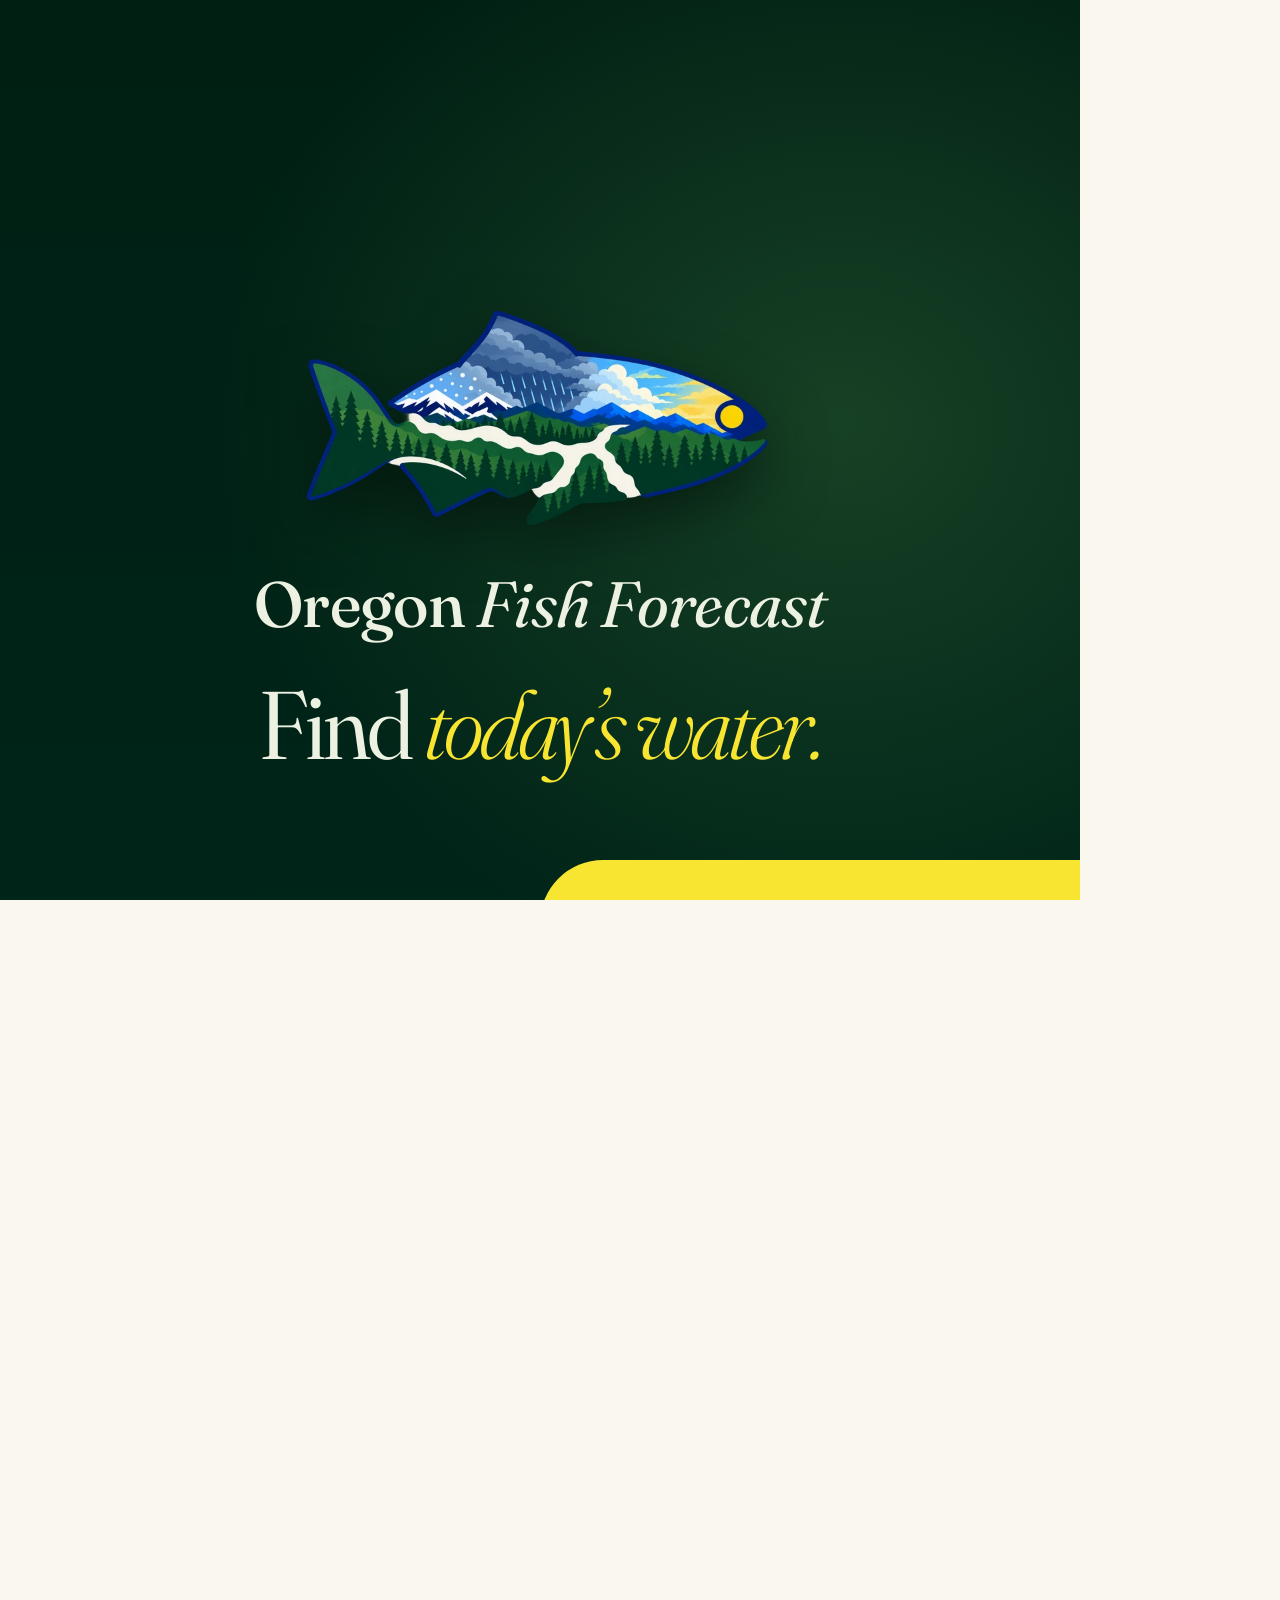
<file: films/trout-stocking/index.html>
<!doctype html>
<html lang="en" data-composition-variables='[
  {"id":"eyebrow","type":"string","label":"Eyebrow","default":"ODFW trout stocking · Nov 2–6","group":"Hook"},
  {"id":"q1","type":"string","label":"Title, line 1","default":"Fresh trout,","group":"Hook"},
  {"id":"q2","type":"string","label":"Title, line 2 (italic)","default":"this week.","group":"Hook"},
  {"id":"total","type":"number","label":"Trout this week","default":2650,"min":0,"max":999999,"step":1,"group":"Data"},
  {"id":"totalText","type":"string","label":"Total caption","default":"trout going into 3 Oregon waters","group":"Data"},
  {"id":"waters","type":"string","label":"Waters (JSON, from data/stocking.js)","default":"[{\"name\":\"Walter Wirth Lake\",\"zone\":\"Willamette · Corvallis\",\"n\":1000},{\"name\":\"Timber Linn Lake\",\"zone\":\"Willamette · Corvallis\",\"n\":900},{\"name\":\"Alton Baker Canal\",\"zone\":\"Willamette · Springfield\",\"n\":750}]","group":"Data"},
  {"id":"tag1","type":"string","label":"End line (roman)","default":"Find","group":"End"},
  {"id":"tag2","type":"string","label":"End line (italic)","default":"today’s water.","group":"End"},
  {"id":"url1","type":"string","label":"Address","default":"ORFishForecast.com","group":"End"}
]'>
<head>
<meta charset="utf-8">
<title>Oregon Fish Forecast · Trout stocking</title>
<script src="vendor/gsap.min.js"></script>
<script src="vendor/om.js"></script>
<style id="om-fonts">
@font-face { font-family: "Fraunces"; src: url("assets/fonts/Fraunces-full.woff2") format("woff2"); font-weight: 100 900; font-style: normal; }
@font-face { font-family: "Fraunces"; src: url("assets/fonts/Fraunces-full-italic.woff2") format("woff2"); font-weight: 100 900; font-style: italic; }
@font-face { font-family: "Instrument Sans"; src: url("assets/fonts/InstrumentSans-wght.woff2") format("woff2"); font-weight: 400 700; font-style: normal; }
@font-face { font-family: "JetBrains Mono"; src: url("assets/fonts/JetBrainsMono-wght.woff2") format("woff2"); font-weight: 100 800; font-style: normal; }
</style>
<style>
  :root { --ink: #023926; --ink-deep: #001F13; --on-ink: #ECF1E2; --on-ink-muted: #A8BEAC; --sun: #F8E532; --plate: #F9F7EE;
          --paper: #F9F7EE; --text: #0A251A; --muted: #4E6559; --river: #0486D3; --river-deep: #1545A2;
          --display: 'Fraunces', Georgia, serif; --sans: 'Instrument Sans', sans-serif; --mono: 'JetBrains Mono', monospace; }
  html, body { margin: 0; width: 100%; height: 100%; overflow: hidden; background: var(--paper); }
  #film { position: relative; width: 1080px; height: 1920px; overflow: hidden; color: var(--text); font-family: var(--sans);
          background: radial-gradient(1000px 800px at 70% 20%, #FFFDF4, var(--paper) 60%, #EFEBDD); -webkit-font-smoothing: antialiased; }
  .abs { position: absolute; }
  .eyebrow { font: 500 26px/1.3 var(--mono); letter-spacing: .1em; text-transform: uppercase; color: var(--muted); }
  .display { font-family: var(--display); font-weight: 360; font-variation-settings: 'opsz' 144, 'SOFT' 30; letter-spacing: -0.035em; line-height: .92; margin: 0; }
  .display em { font-style: italic; font-weight: 300; color: var(--river-deep); }
  .mask { display: block; overflow: hidden; padding-bottom: .36em; margin-bottom: -.36em; }
  .mask > span { display: block; }

  /* the water the trout go into: one band across the film */
  #water { left: 0; top: 1300px; width: 1080px; height: 620px; }
  #pool { left: 0; top: 0; width: 1080px; height: 1336px; overflow: hidden; }   /* the fish vanishes below the waterline */
  #fish { left: 0; top: 0; width: 340px; height: 164px; transform-origin: 50% 50%; }
  #fish img { width: 100%; height: 100%; filter: drop-shadow(0 14px 16px rgba(20, 50, 90, .3)); }
  .splash { position: absolute; left: 0; top: 0; width: 1080px; height: 1920px; pointer-events: none; }
  .drop { position: absolute; width: 16px; height: 16px; margin: -8px 0 0 -8px; border-radius: 50%; background: var(--river); }
  .pebble { position: absolute; width: 26px; height: 26px; margin: -13px 0 0 -13px; border-radius: 50%; background: var(--river-deep); }

  #hook { position: absolute; inset: 0; }
  #hook .eyebrow { left: 84px; top: 300px; }
  #q { left: 74px; top: 350px; font-size: 150px; width: 940px; }
  #q .l2 { padding-left: 70px; }

  #tot { position: absolute; inset: 0; }
  #tot .eyebrow { left: 84px; top: 330px; }
  #totNum { left: 70px; top: 380px; font: 400 270px/.9 var(--mono); letter-spacing: -0.06em; color: var(--river-deep); font-variant-numeric: tabular-nums; white-space: nowrap; }
  #tot .cap { left: 84px; top: 650px; width: 860px; font: 400 64px/1.05 var(--display); letter-spacing: -0.02em; }
  #tot .fine { left: 84px; top: 820px; font-size: 22px; }

  .wa { position: absolute; inset: 0; }
  .wa .eyebrow { left: 84px; top: 330px; }
  .wa h2 { left: 76px; top: 378px; font-size: 96px; white-space: nowrap; }
  .wa .n { left: 70px; top: 520px; font: 400 230px/.9 var(--mono); letter-spacing: -0.06em; color: var(--river-deep); font-variant-numeric: tabular-nums; white-space: nowrap; }
  .wa .cap { left: 84px; top: 750px; font: 500 44px/1.2 var(--sans); }
  .wa .chip { left: 84px; top: 840px; display: flex; align-items: center; gap: 14px; padding: 14px 24px 14px 18px; border-radius: 999px; border: 2px solid rgba(2, 57, 38, .22); font: 500 28px/1 var(--mono); color: var(--muted); }
  .wa .chip svg { width: 34px; height: 34px; color: var(--river-deep); }

  /* end card, on the site's forest */
  #forest { position: absolute; inset: 0; background: radial-gradient(900px 800px at 78% 22%, rgba(46, 96, 52, .5), transparent 70%), linear-gradient(180deg, var(--ink-deep), #00261A 60%, #002A1C); }
  #plate { left: 40px; top: 1190px; width: 1000px; height: 760px; border-radius: 34px 34px 0 0; overflow: hidden; background: var(--plate); }
  #plate img { position: absolute; inset: 0; width: 100%; height: 100%; object-fit: cover; object-position: 50% 62%; transform-origin: 50% 40%; }
  #end { position: absolute; inset: 0; text-align: center; color: var(--on-ink); }
  #end .display em { color: var(--sun); }
  #efish { left: 300px; top: 300px; width: 480px; height: 232px; }
  #efish img { width: 100%; height: 100%; filter: drop-shadow(0 24px 30px rgba(0, 12, 6, .55)); }
  #word { left: 0; width: 1080px; top: 572px; font: 500 64px/1 var(--display); letter-spacing: -0.01em; }
  #word em { font-style: italic; font-weight: 400; }
  #tag { left: 0; width: 1080px; top: 680px; font-size: 96px; }
  #url { left: 50%; top: 860px; display: flex; align-items: center; gap: 28px; padding: 30px 40px 30px 44px; border-radius: 999px; background: var(--sun); color: var(--ink-deep); white-space: nowrap; }
  #url .t { font: 600 60px/1.1 var(--sans); letter-spacing: -0.015em; }
  #url svg { width: 60px; height: 60px; flex: none; }
</style>
</head>
<body>
<div id="film" data-composition-id="film" data-width="1080" data-height="1920">
  <audio id="om-sound" src="assets/sound.wav" data-start="0" data-duration="13.333" data-track-index="8" data-volume="1"></audio>
  <svg id="water" class="abs" viewBox="0 0 1080 620" data-om-id="water">
    <g id="wave"><path d="M0 36 C 90 20, 180 52, 270 36 S 450 20, 540 36 S 720 52, 810 36 S 990 20, 1080 36 S 1260 52, 1350 36 L 1350 620 L 0 620 Z" fill="#0486D3"/>
    <path d="M0 36 C 90 20, 180 52, 270 36 S 450 20, 540 36 S 720 52, 810 36 S 990 20, 1080 36 S 1260 52, 1350 36" fill="none" stroke="#1545A2" stroke-width="8"/></g>
    <g stroke="#F9F7EE" stroke-width="5" stroke-linecap="round" opacity=".8"><path d="M120 92 h70"/><path d="M330 120 h44"/><path d="M560 88 h90"/><path d="M800 128 h56"/><path d="M930 84 h60"/><path d="M60 210 h90"/><path d="M420 250 h60"/><path d="M700 220 h110"/><path d="M220 360 h70"/><path d="M880 330 h70"/><path d="M520 430 h90"/></g>
  </svg>
  <div id="splashes"></div>

  <section id="hook" data-om-id="title">
    <div class="abs eyebrow" data-var-text="eyebrow">ODFW trout stocking · Nov 2–6</div>
    <h1 id="q" class="abs display">
      <span class="mask"><span class="l1" data-var-text="q1">Fresh trout,</span></span>
      <span class="mask"><span class="l2"><em data-var-text="q2">this week.</em></span></span>
    </h1>
  </section>

  <section id="tot" data-om-id="total">
    <div class="abs eyebrow">This week’s plan</div>
    <div id="totNum" class="abs" data-om-var="total">2,650</div>
    <div class="abs cap display" data-var-text="totalText">trout going into 3 Oregon waters</div>
    <div class="abs eyebrow fine">Planned by ODFW · not confirmed releases</div>
  </section>

  <div id="wlist"></div>

  <div id="pool" class="abs"><div id="fish" class="abs" data-om-id="fish"><img src="assets/weather-fish.webp" alt=""></div></div>

  <div id="forest" data-om-id="forest"></div>
  <div id="plate" class="abs" data-om-id="artwork"><img src="assets/river-country.webp" alt=""></div>
  <section id="end" data-om-id="end">
    <div id="efish" class="abs" data-om-id="end-fish"><img src="assets/weather-fish.webp" alt="Oregon Fish Forecast"></div>
    <div id="word" class="abs" data-om-id="wordmark">Oregon <em>Fish Forecast</em></div>
    <h2 id="tag" class="abs display" data-om-id="tagline"><span data-var-text="tag1">Find</span> <em data-var-text="tag2">today’s water.</em></h2>
    <div id="url" class="abs" data-om-id="address"><div class="t" data-var-text="url1">ORFishForecast.com</div>
      <svg viewBox="0 0 24 24"><path fill="none" stroke="currentColor" stroke-linecap="round" stroke-linejoin="round" stroke-width="1.8" d="M6 18L18 6M18 15V6H9"/></svg></div>
  </section>
</div>

<script type="text/vnd.abc" id="om-score">
X:1
T:Oregon Fish Forecast · Trout stocking (kalimba and harp, 126)
M:4/4
L:1/8
Q:1/4=126
K:G
V:KA inst=kalimba gain=0.7
!mark:hook! !mp! GBdg dBGB | [M:2/4] GBdg | [M:4/4] !mark:total! !mf! cegc' gece | !mark:w1! EGBe BGEG | !mark:w2! cegc' gece | !mark:w3! !f! A^cea ^cA^c z | [M:4/4] [K:D] !mark:end! !ff! DFAd AFDF | [M:2/4] DFAd |]
V:UK inst=harp gain=0.5
z8 | [M:2/4] z4 | [M:4/4] !mf! z[ceg] z[ceg] z[ceg] z[ceg] | z[EGB] z[EGB] z[EGB] z[EGB] | z[ceg] z[ceg] z[ceg] z[ceg] | !f! z[A^ce] z[A^ce] z[A^ce] z2 | [M:4/4] [K:D] !f! z[DFA] z[DFA] z[DFA] z[DFA] | [M:2/4] z[DFA] z2 |]
V:BS inst=sinebass gain=0.8
!mp! G,,4 G,,4 | [M:2/4] G,,4 | [M:4/4] !mf! C,2 C,C, C,2 G,,2 | E,,2 E,,E,, E,,2 B,,2 | C,2 C,C, C,2 G,,2 | !f! A,,2 A,,A,, A,,2 z2 | [M:4/4] [K:D] !ff! D,,2 D,,D,, D,,2 A,,2 | [M:2/4] D,,4 |]
V:DR inst=drums kit=acoustic gain=0.85
!mp! C,,2 ^D,,2 C,,2 ^D,,2 | [M:2/4] C,,2 ^D,,2 | [M:4/4] !mf! C,,2 ^D,,2 C,, C,, ^D,,2 | C,,2 ^D,,2 C,, C,, ^D,,2 | !f! C,, ^D,, C,, ^D,, C,, ^D,, C,, ^D,, | C,, ^D,, C,, ^D,, C,, ^D,, [C,,^D,,] !rise(! z | [M:4/4] !rise)! !hit! !ff! [C,,^C,]2 ^D,,2 C,,2 ^D,,2 | [M:2/4] [C,,^C,]2 z2 |]
V:SH inst=drums kit=acoustic gain=0.35
!p! ^F,, ^F,, ^F,, ^F,, ^F,, ^F,, ^F,, ^F,, | [M:2/4] ^F,, ^F,, ^F,, ^F,, | [M:4/4] !mp! ^F,, ^F,, ^F,, ^F,, ^F,, ^F,, ^F,, ^F,, | ^F,, ^F,, ^F,, ^F,, ^F,, ^F,, ^F,, ^F,, | !f! ^F,,/^F,,/^F,,/^F,,/ ^F,,/^F,,/^F,,/^F,,/ ^F,,/^F,,/^F,,/^F,,/ ^F,,/^F,,/^F,,/^F,,/ | ^F,, ^F,, ^F,, ^F,, ^F,, ^F,, ^F,, z | [M:4/4] !f! ^F,, ^F,, ^F,, ^F,, ^F,, ^F,, ^F,, ^F,, | [M:2/4] z4 |]
V:GL inst=glock role=melody gain=0.55
!mp! z2 g2 z2 d'2 | [M:2/4] z4 | [M:4/4] z8 | b2 z6 | c'2 z6 | ^c'2 z6 | [M:4/4] [K:D] z2 A d e a3 | [M:2/4] z4 |]
</script>

<script>
  const V = OM.vars();
  OM.music({ bpm: 126 });
  const B = (n) => OM.beat(n);
  const $ = (s) => document.querySelector(s);
  const fmt = (n) => Math.round(n).toLocaleString('en-US');
  const esc = (s) => String(s).replace(/[<>&]/g, (c) => ({ '<': '&lt;', '>': '&gt;', '&': '&amp;' })[c]);
  const WATERLINE = 1336;

  // ---- the waters
  const CAL = '<path fill="none" stroke="currentColor" stroke-linecap="round" stroke-width="1.5" d="M2 12C2 8.22876 2 6.34315 3.17157 5.17157C4.34315 4 6.22876 4 10 4H14C17.7712 4 19.6569 4 20.8284 5.17157C22 6.34315 22 8.22876 22 12V14C22 17.7712 22 19.6569 20.8284 20.8284C19.6569 22 17.7712 22 14 22H10C6.22876 22 4.34315 22 3.17157 20.8284C2 19.6569 2 17.7712 2 14V12Z M7 4V2.5 M17 4V2.5 M2.5 9H21.5"/>';
  const W = JSON.parse(V.waters);
  $('#wlist').innerHTML = W.map((w, k) =>
    `<section class="wa" data-om-id="water-${k + 1}"><div class="abs eyebrow">${esc(w.zone)} zone</div><h2 class="abs display">${esc(w.name)}</h2>` +
    `<div class="abs n">${fmt(w.n)}</div><div class="abs cap">legal-size trout</div>` +
    `<div class="abs chip"><svg viewBox="0 0 24 24">${CAL}</svg>Week of Nov 2–6</div></section>`).join('');
  const panels = gsap.utils.toArray('.wa');

  // ---- splashes: three ripples and a spray of drops, seeded so every frame is the same every time
  const rnd = OM.random(11);
  const SPL = [];
  const mkSplash = (x, big) => {
    const id = SPL.length;
    const drops = Array.from({ length: big ? 9 : 5 }, () => ({ dx: (rnd() - .5) * (big ? 260 : 140), h: (big ? 140 : 80) + rnd() * (big ? 120 : 60), s: .6 + rnd() * .8 }));
    const el = document.createElement('div');
    el.className = 'splash';
    el.innerHTML = `<svg width="1080" height="1920" style="position:absolute;inset:0">${[0, 1, 2].map((r) => `<ellipse class="rip" cx="${x}" cy="${WATERLINE + 2}" rx="20" ry="5" opacity="0" fill="none" stroke="#F9F7EE" stroke-width="${6 - r}"/>`).join('')}</svg>` +
      drops.map((d) => `<div class="drop" style="left:${x}px; top:${WATERLINE}px; opacity:0; visibility:hidden; transform: scale(${d.s.toFixed(2)})"></div>`).join('');
    $('#splashes').appendChild(el);
    SPL.push({ el, x, drops, big });
    return id;
  };
  const splash = (id, at) => {
    const s = SPL[id];
    const rips = s.el.querySelectorAll('.rip');
    rips.forEach((r, i) => tl.fromTo(r, { attr: { rx: 20, ry: 5 }, opacity: .95 }, { attr: { rx: s.big ? 240 : 150, ry: s.big ? 44 : 28 }, opacity: 0, duration: B(2.2), ease: 'power2.out', immediateRender: false }, at + i * B(.3)));
    s.el.querySelectorAll('.drop').forEach((d, i) => {
      const p = s.drops[i];
      tl.fromTo(d, { x: 0, y: 0, autoAlpha: 1 }, { x: p.dx, duration: B(1.4), ease: 'power1.out', immediateRender: false }, at);
      tl.fromTo(d, { y: 0 }, { y: -p.h, duration: B(.6), ease: 'power2.out', immediateRender: false }, at);
      tl.to(d, { y: 30, autoAlpha: 0, duration: B(.8), ease: 'power2.in' }, at + B(.6));
    });
  };

  // ---- hidden until their moment
  gsap.set('#q .l2', { yPercent: 160 });
  gsap.set(['#tot', '.wa', '#forest', '#plate', '#end'], { autoAlpha: 0 });
  gsap.set('#plate', { y: 820 });
  gsap.set('#url', { xPercent: -50 });
  gsap.set('.drop', { autoAlpha: 0 });
  gsap.set('.rip', { opacity: 0 });

  const tl = gsap.timeline({ paused: true, defaults: { ease: 'expo.out' } });

  // a dive: the fish arcs in from the right and enters the water at x on beat `at`
  const dive = (x, at, from, air) => {
    tl.set('#fish', { x: from[0], y: from[1], rotation: from[2] }, at - air);
    tl.to('#fish', { x: x - 170, duration: air, ease: 'none' }, at - air);
    tl.to('#fish', { y: from[1] - 120, duration: air * .4, ease: 'power2.out' }, at - air);
    tl.to('#fish', { y: WATERLINE + 40, duration: air * .6, ease: 'power2.in' }, at - air * .6);
    tl.to('#fish', { rotation: 62, duration: air, ease: 'power1.in' }, at - air);
    tl.to('#fish', { y: WATERLINE + 260, duration: B(.4), ease: 'none' }, at);
  };

  // ================= hook (beats 0–6): the first trout goes in
  tl.addLabel('scene:hook', 0);
  const s0 = mkSplash(540, true);
  gsap.set('#fish', { x: 640, y: 860, rotation: 20 });                  // frame 0: already mid-dive
  tl.to('#fish', { x: 540 - 170, duration: B(1), ease: 'none' }, 0);
  tl.to('#fish', { y: WATERLINE + 40, duration: B(1), ease: 'power2.in' }, 0);
  tl.to('#fish', { rotation: 62, duration: B(1), ease: 'power1.in' }, 0);
  tl.to('#fish', { y: WATERLINE + 260, duration: B(.4), ease: 'none' }, B(1));
  splash(s0, B(1));
  OM.sfx('pop', B(1), { gain: .5, note: 1 });
  OM.sfx('whoosh', B(.5), { gain: .3 });
  tl.to('#q .l2', { yPercent: 0, duration: B(1) }, B(.5));
  const sOut = mkSplash(640, false), sIn = mkSplash(900, true);
  tl.set('#fish', { x: 640 - 170, y: WATERLINE + 60, rotation: -70 }, B(2.8));
  tl.to('#fish', { x: 900 - 170, duration: B(1.6), ease: 'none' }, B(2.8));
  tl.to('#fish', { y: 960, duration: B(.8), ease: 'power2.out' }, B(2.8));
  tl.to('#fish', { y: WATERLINE + 60, duration: B(.8), ease: 'power2.in' }, B(3.6));
  tl.to('#fish', { rotation: 66, duration: B(1.6), ease: 'sine.inOut' }, B(2.8));
  tl.to('#fish', { y: WATERLINE + 280, duration: B(.4), ease: 'none' }, B(4.4));
  splash(sOut, B(2.95)); splash(sIn, B(4.4));
  OM.sfx('pop', B(2.95), { gain: .35, note: 5 });
  OM.sfx('pop', B(4.4), { gain: .45, note: 3 });
  tl.fromTo('#q', { scale: 1 }, { scale: 1.04, transformOrigin: '0% 50%', duration: B(6), ease: 'none', immediateRender: false }, 0);
  tl.fromTo('#wave', { x: 0 }, { x: -60, duration: B(28), ease: 'none' }, 0);

  // ================= total (beats 6–10): 2,650, and three drops for three waters
  tl.addLabel('scene:total', B(6));
  tl.set('#hook', { autoAlpha: 0 }, B(6));
  tl.set('#tot', { autoAlpha: 1 }, B(6));
  OM.sfx('hit', B(6), { gain: .5 });
  const c = { v: 0 };
  tl.fromTo(c, { v: 0 }, { v: V.total, duration: B(1.6), ease: 'expo.out', onUpdate: () => { $('#totNum').textContent = fmt(c.v); } }, B(6));
  tl.fromTo('#totNum', { scale: 1.3, transformOrigin: '0% 55%' }, { scale: 1, duration: B(1.6) }, B(6));
  tl.fromTo('#tot .cap', { autoAlpha: 0, y: 30 }, { autoAlpha: 1, y: 0, duration: B(1), immediateRender: false }, B(6.6));
  tl.fromTo('#tot .fine', { autoAlpha: 0 }, { autoAlpha: 1, duration: B(1), immediateRender: false }, B(7.2));
  OM.sfx('count', B(7), { gain: .4 });
  [300, 540, 780].forEach((x, i) => {
    const el = document.createElement('div'); el.className = 'pebble'; el.style.cssText = `left:${x}px; top:1000px`; $('#splashes').appendChild(el);
    const sid = mkSplash(x, false);
    const at = B(7 + i);
    gsap.set(el, { autoAlpha: 0 });
    tl.fromTo(el, { y: -80, autoAlpha: 1 }, { y: WATERLINE - 1000, duration: B(.6), ease: 'power2.in', immediateRender: false }, at - B(.6));
    tl.set(el, { autoAlpha: 0 }, at);
    splash(sid, at);
    OM.sfx('pop', at, { gain: .35, note: [3, 5, 8][i], pan: -.4 + i * .4 });
  });

  // ================= the waters (beats 10–22), one per bar, each with its own trout
  const FROM = [[1100, 980, -10], [1120, 1000, -10], [1100, 990, -10]];
  const X = [620, 460, 640];
  panels.forEach((p, k) => {
    const at = B(10 + k * 4);
    tl.addLabel(`scene:w${k + 1}`, at);
    if (k === 0) tl.to('#tot', { y: -140, autoAlpha: 0, duration: B(.5), ease: 'power2.in' }, at - B(.4));
    else tl.to(panels[k - 1], { y: -140, autoAlpha: 0, duration: B(.5), ease: 'power2.in' }, at - B(.4));
    tl.fromTo(p, { y: 160, autoAlpha: 0 }, { y: 0, autoAlpha: 1, duration: B(.9), immediateRender: false }, at);
    const num = p.querySelector('.n');
    const cc = { v: 0 };
    tl.fromTo(cc, { v: 0 }, { v: W[k].n, duration: B(1.4), ease: 'expo.out', onUpdate: () => { num.textContent = fmt(cc.v); } }, at);
    tl.fromTo(p.querySelector('.chip'), { autoAlpha: 0, x: -30 }, { autoAlpha: 1, x: 0, duration: B(1), immediateRender: false }, at + B(.8));
    tl.fromTo(p, { scale: 1.04, transformOrigin: '0% 30%' }, { scale: 1, duration: B(4), ease: 'sine.out', immediateRender: false }, at);
    const sid = mkSplash(X[k], true);
    dive(X[k], at + B(.5), FROM[k], B(.9));
    splash(sid, at + B(.5));
    OM.sfx('pop', at + B(.5), { gain: .5, note: [1, 3, 5][k], pan: [.2, -.2, .25][k] });
    OM.sfx('whoosh', at, { gain: .3, pan: .4 });
  });
  tl.to(panels[2], { autoAlpha: 0, duration: B(.4), ease: 'power2.in' }, B(21.5));

  // ================= end (beats 22–28) on the site's forest
  tl.addLabel('scene:end', B(22));
  tl.set(['#forest', '#plate', '#end'], { autoAlpha: 1 }, B(22));
  tl.set(['#water', '#splashes', '#pool'], { autoAlpha: 0 }, B(22));
  tl.fromTo('#efish', { y: 700, rotation: -30, scale: .7 }, { y: 0, rotation: 0, scale: 1, duration: B(1.4), ease: OM.spring(0.14), immediateRender: false }, B(22));
  tl.to('#plate', { y: 0, duration: B(1.8) }, B(22));
  tl.fromTo('#plate img', { scale: 1.14 }, { scale: 1, duration: B(6), ease: 'power1.out' }, B(22));
  OM.sfx('sparkle', B(22.7), { gain: .45 });
  tl.fromTo('#word', { autoAlpha: 0, y: 20 }, { autoAlpha: 1, y: 0, duration: B(1), immediateRender: false }, B(22.6));
  tl.fromTo('#tag', { autoAlpha: 0, y: 40 }, { autoAlpha: 1, y: 0, duration: B(1), immediateRender: false }, B(23));
  tl.fromTo('#url', { autoAlpha: 0, y: 60, scale: .9 }, { autoAlpha: 1, y: 0, scale: 1, duration: B(1.2), ease: 'back.out(1.5)', immediateRender: false }, B(24));
  OM.sfx('pop', B(24) + .06, { gain: .5, note: 5 });
  tl.fromTo('#end', { scale: 1 }, { scale: 1.03, transformOrigin: '50% 35%', duration: B(5), ease: 'none', immediateRender: false }, B(23));
  tl.to({}, { duration: Math.max(0, B(28) - tl.duration()) }, tl.duration());

  window.__timelines['film'] = tl;
</script>
</body>
</html>
</file>
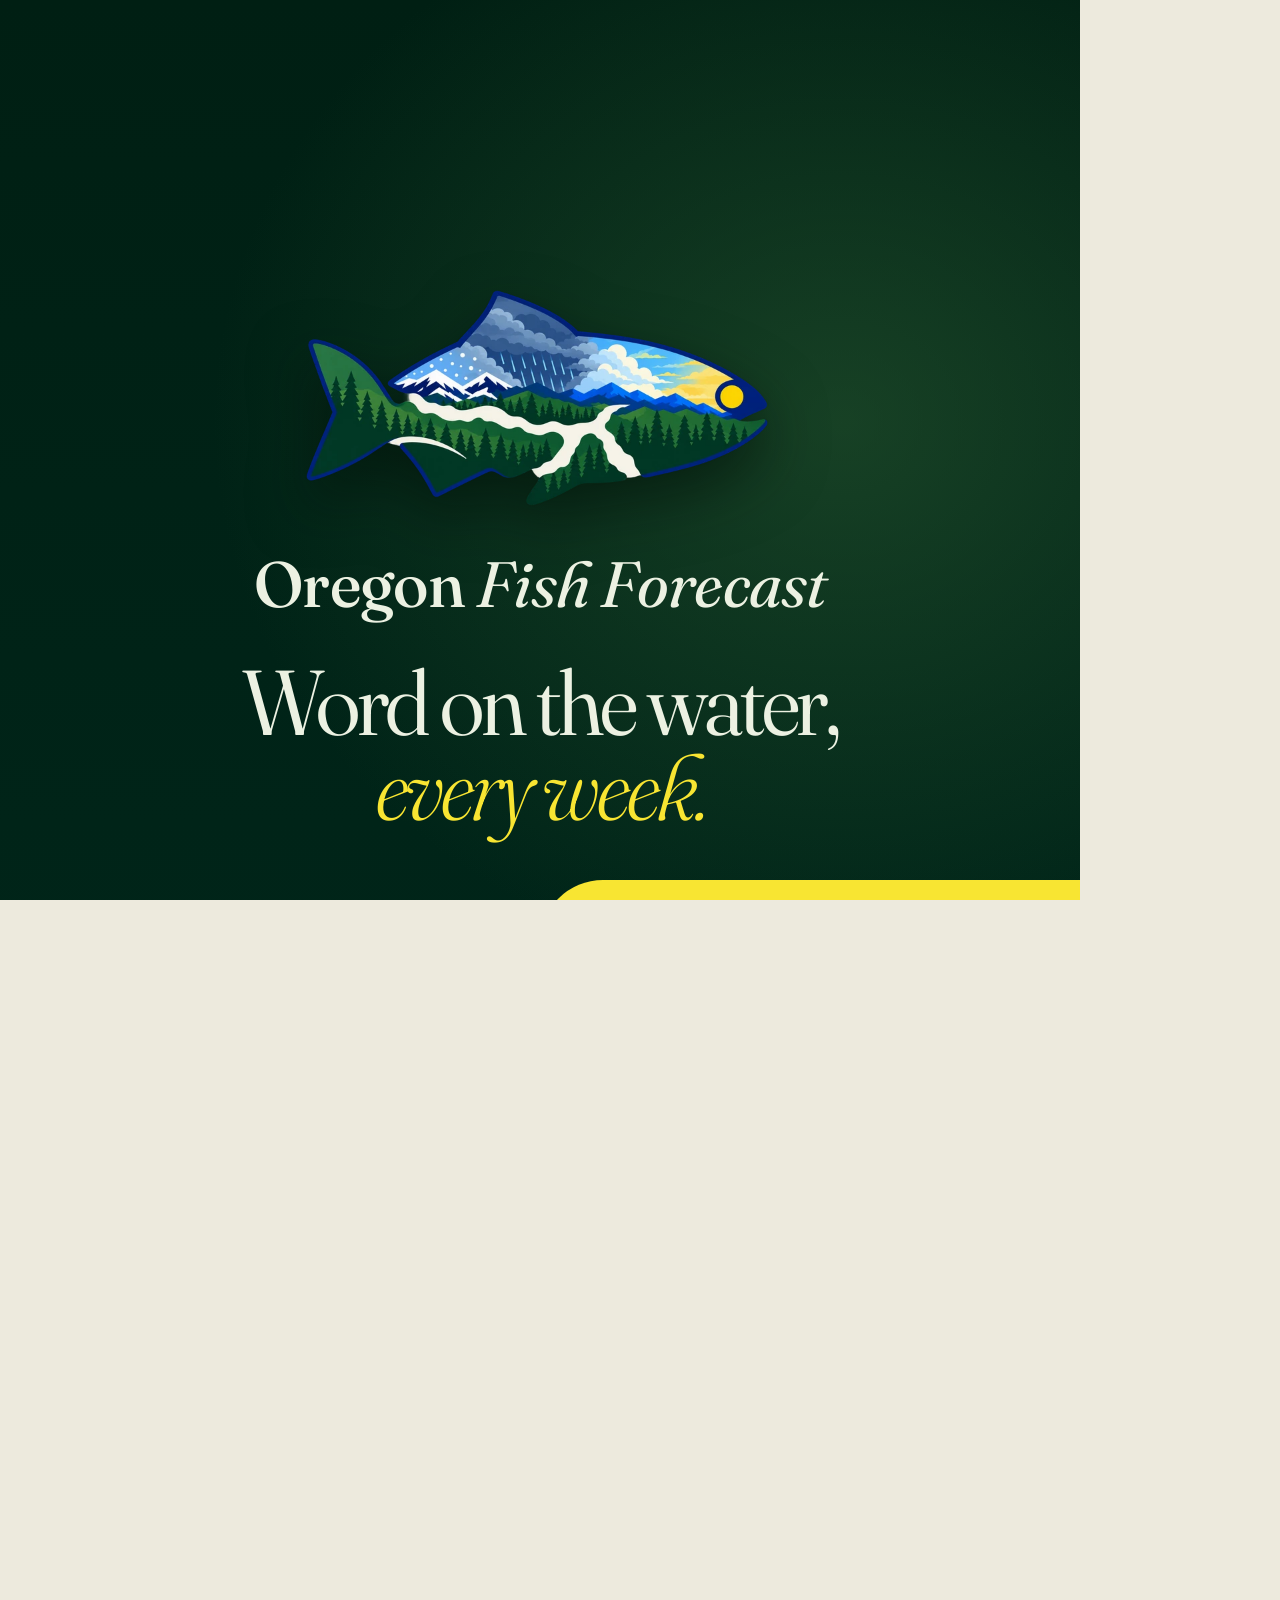
<file: films/word-on-the-water/index.html>
<!doctype html>
<html lang="en" data-composition-variables='[
  {"id":"eyebrow","type":"string","label":"Eyebrow","default":"Word on the water · Oct 6 to Nov 5","group":"Hook"},
  {"id":"q1","type":"string","label":"Title, line 1","default":"What anglers are","group":"Hook"},
  {"id":"q2","type":"string","label":"Title, line 2 (italic)","default":"posting.","group":"Hook"},
  {"id":"fb","type":"number","label":"Facebook posts read","default":420,"min":0,"max":99999,"step":1,"group":"Hook"},
  {"id":"tt","type":"number","label":"TikTok videos read","default":32,"min":0,"max":9999,"step":1,"group":"Hook"},
  {"id":"posts","type":"string","label":"Posts (JSON, from data/angler.js)","default":"[{\"src\":\"Facebook group · Nov 1\",\"water\":\"Detroit Lake\",\"where\":\"Western Cascades reservoir\",\"big\":\"20\",\"unit\":\"kokanee\",\"note\":\"A two-angler limit, trolling from the surface to 66 ft at 1.2–1.3 mph. The bite improved as the fog lifted.\"},{\"src\":\"Facebook group · Nov 1\",\"water\":\"Lake Billy Chinook\",\"where\":\"The narrows, not clearly the Crooked River arm\",\"big\":\"7\",\"unit\":\"kokanee\",\"note\":\"A few hours at 50 ft on white or white-pink dodgers with white flies or hoochies. Calm water.\"},{\"src\":\"Facebook group · Oct 23\",\"water\":\"Rogue River\",\"where\":\"Section not stated\",\"big\":\"40+\",\"unit\":\"inches\",\"note\":\"A personal best, apparently a wild late-run fish.\"}]","group":"Data"},
  {"id":"tag1","type":"string","label":"End line (roman)","default":"Word on the water,","group":"End"},
  {"id":"tag2","type":"string","label":"End line (italic)","default":"every week.","group":"End"},
  {"id":"url1","type":"string","label":"Address","default":"ORFishForecast.com","group":"End"}
]'>
<head>
<meta charset="utf-8">
<title>Oregon Fish Forecast · Word on the water</title>
<script src="vendor/gsap.min.js"></script>
<script src="vendor/om.js"></script>
<style id="om-fonts">
@font-face { font-family: "Fraunces"; src: url("assets/fonts/Fraunces-full.woff2") format("woff2"); font-weight: 100 900; font-style: normal; }
@font-face { font-family: "Fraunces"; src: url("assets/fonts/Fraunces-full-italic.woff2") format("woff2"); font-weight: 100 900; font-style: italic; }
@font-face { font-family: "Instrument Sans"; src: url("assets/fonts/InstrumentSans-wght.woff2") format("woff2"); font-weight: 400 700; font-style: normal; }
@font-face { font-family: "JetBrains Mono"; src: url("assets/fonts/JetBrainsMono-wght.woff2") format("woff2"); font-weight: 100 800; font-style: normal; }
</style>
<style>
  :root { --ink: #023926; --ink-deep: #001F13; --on-ink: #ECF1E2; --on-ink-muted: #A8BEAC; --sun: #F8E532; --plate: #F9F7EE;
          --paper: #F9F7EE; --paper-2: #EDEADD; --text: #0A251A; --muted: #4E6559; --river-deep: #1545A2;
          --display: 'Fraunces', Georgia, serif; --sans: 'Instrument Sans', sans-serif; --mono: 'JetBrains Mono', monospace; }
  html, body { margin: 0; width: 100%; height: 100%; overflow: hidden; background: var(--paper-2); }
  #film { position: relative; width: 1080px; height: 1920px; overflow: hidden; color: var(--text); font-family: var(--sans);
          background: radial-gradient(1000px 900px at 30% 20%, #F4F1E6, var(--paper-2) 65%); -webkit-font-smoothing: antialiased; }
  .abs { position: absolute; }
  .eyebrow { font: 500 26px/1.3 var(--mono); letter-spacing: .1em; text-transform: uppercase; color: var(--muted); }
  .display { font-family: var(--display); font-weight: 360; font-variation-settings: 'opsz' 144, 'SOFT' 30; letter-spacing: -0.035em; line-height: .92; margin: 0; }
  .display em { font-style: italic; font-weight: 300; color: var(--river-deep); }
  .mask { display: block; overflow: hidden; padding-bottom: .36em; margin-bottom: -.36em; }
  .mask > span { display: block; }

  #hook { position: absolute; inset: 0; }
  #mark { left: 84px; top: 160px; display: flex; align-items: center; gap: 16px; font: 500 36px/1 var(--display); letter-spacing: -0.01em; }
  #mark img { width: 120px; }
  #mark em { font-style: italic; font-weight: 400; }
  #hook .eyebrow { left: 84px; top: 320px; }
  #q { left: 74px; top: 370px; font-size: 116px; width: 960px; }
  #stat { left: 84px; top: 650px; font: 500 40px/1.3 var(--mono); letter-spacing: -0.01em; color: var(--text); }
  #stat b { color: var(--river-deep); font-weight: 600; }
  #hook .fine { left: 84px; top: 720px; font-size: 22px; }

  /* the feed: posts scroll up like a phone feed, one per bar */
  #feed { left: 0; top: 0; width: 1080px; height: 4000px; }
  .post { position: absolute; left: 70px; width: 940px; height: 1040px; border-radius: 40px; background: var(--paper); border: 2px solid rgba(2, 57, 38, .12);
          box-shadow: 0 30px 60px rgba(30, 40, 20, .14); }
  .post .src { position: absolute; left: 56px; top: 54px; display: flex; align-items: center; gap: 14px; }
  .post .src i { width: 14px; height: 14px; border-radius: 50%; background: var(--river-deep); }
  .post h2 { position: absolute; left: 52px; top: 120px; margin: 0; font: 400 96px/1 var(--display); letter-spacing: -0.025em; white-space: nowrap; }
  .post .where { position: absolute; left: 56px; top: 232px; width: 820px; font: 400 32px/1.3 var(--sans); color: var(--muted); }
  .post .big { position: absolute; left: 48px; top: 330px; display: flex; align-items: baseline; gap: 26px; white-space: nowrap; }
  .post .big b { font: 400 260px/.9 var(--mono); letter-spacing: -0.06em; color: var(--river-deep); }
  .post .big span { font: italic 300 110px/1 var(--display); letter-spacing: -0.03em; color: var(--river-deep); }
  .post .note { position: absolute; left: 56px; top: 640px; width: 820px; font: 400 46px/1.3 var(--sans); }
  .post .wom { position: absolute; left: 56px; bottom: 54px; font-size: 22px; }

  /* end card, on the site's forest */
  #forest { position: absolute; inset: 0; background: radial-gradient(900px 800px at 78% 22%, rgba(46, 96, 52, .5), transparent 70%), linear-gradient(180deg, var(--ink-deep), #00261A 60%, #002A1C); }
  #plate { left: 40px; top: 1190px; width: 1000px; height: 760px; border-radius: 34px 34px 0 0; overflow: hidden; background: var(--plate); }
  #plate img { position: absolute; inset: 0; width: 100%; height: 100%; object-fit: cover; object-position: 50% 62%; transform-origin: 50% 40%; }
  #end { position: absolute; inset: 0; text-align: center; color: var(--on-ink); }
  #end .display em { color: var(--sun); }
  #efish { left: 300px; top: 280px; width: 480px; height: 232px; }
  #efish img { width: 100%; height: 100%; filter: drop-shadow(0 24px 30px rgba(0, 12, 6, .55)); }
  #word { left: 0; width: 1080px; top: 552px; font: 500 64px/1 var(--display); letter-spacing: -0.01em; }
  #word em { font-style: italic; font-weight: 400; }
  #tag { left: 0; width: 1080px; top: 660px; font-size: 92px; }
  #url { left: 50%; top: 880px; display: flex; align-items: center; gap: 28px; padding: 30px 40px 30px 44px; border-radius: 999px; background: var(--sun); color: var(--ink-deep); white-space: nowrap; }
  #url .t { font: 600 60px/1.1 var(--sans); letter-spacing: -0.015em; }
  #url svg { width: 60px; height: 60px; flex: none; }
</style>
</head>
<body>
<div id="film" data-composition-id="film" data-width="1080" data-height="1920">
  <audio id="om-sound" src="assets/sound.wav" data-start="0" data-duration="15" data-track-index="8" data-volume="1"></audio>
  <section id="hook" data-om-id="title">
    <div id="mark" class="abs" data-om-id="mark"><img src="assets/weather-fish.webp" alt=""><span>Oregon <em>Fish Forecast</em></span></div>
    <div class="abs eyebrow" data-var-text="eyebrow">Word on the water · Oct 6 to Nov 5</div>
    <h1 id="q" class="abs display">
      <span class="mask"><span class="l1" data-var-text="q1">What anglers are</span></span>
      <span class="mask"><span class="l2"><em data-var-text="q2">posting.</em></span></span>
    </h1>
    <div id="stat" class="abs" data-om-id="stat"><b id="fbN">420</b> posts · <b id="ttN">32</b> TikToks read</div>
    <div class="abs eyebrow fine">Word of mouth · not verified</div>
  </section>

  <div id="feed" class="abs"></div>

  <div id="forest" data-om-id="forest"></div>
  <div id="plate" class="abs" data-om-id="artwork"><img src="assets/river-country.webp" alt=""></div>
  <section id="end" data-om-id="end">
    <div id="efish" class="abs" data-om-id="end-fish"><img src="assets/weather-fish.webp" alt="Oregon Fish Forecast"></div>
    <div id="word" class="abs" data-om-id="wordmark">Oregon <em>Fish Forecast</em></div>
    <h2 id="tag" class="abs display" data-om-id="tagline"><span data-var-text="tag1">Word on the water,</span><br><em data-var-text="tag2">every week.</em></h2>
    <div id="url" class="abs" data-om-id="address"><div class="t" data-var-text="url1">ORFishForecast.com</div>
      <svg viewBox="0 0 24 24"><path fill="none" stroke="currentColor" stroke-linecap="round" stroke-linejoin="round" stroke-width="1.8" d="M6 18L18 6M18 15V6H9"/></svg></div>
  </section>
</div>

<script type="text/vnd.abc" id="om-score">
X:1
T:Oregon Fish Forecast · Word on the water (2-step, 120)
M:4/4
L:1/8
Q:1/4=120
K:Am
V:RH inst=rhodes gain=0.6
!mark:hook! !mp! z[ACEG] z2 z[ACEG] z2 | [M:2/4] z[ACEG] z2 | [M:4/4] !mark:p1! !mf! z[FAce] z2 z[FAce] z2 | [M:2/4] z[FAce] z2 | [M:4/4] !mark:p2! z[DFAc] z2 z[DFAc] z2 | [M:2/4] z[DFAc] z2 | [M:4/4] !mark:p3! !f! z[EGBd] z2 z[EGBd] z2 | [M:2/4] z[E^GB] z2 | [M:4/4] [K:D] !mark:end! !f! z[DFAc] z2 z[DFAc] z2 | [M:2/4] [DFAd]4 |]
V:BS inst=synbass gain=0.8
!mp! A,,3 A,, z A,,2 z | [M:2/4] A,,3 z | [M:4/4] !mf! F,,3 F,, z F,,2 z | [M:2/4] F,,3 z | [M:4/4] D,,3 D,, z D,,2 z | [M:2/4] D,,3 z | [M:4/4] !f! E,,3 E,, z E,,2 z | [M:2/4] E,,2 z2 | [M:4/4] [K:D] !ff! D,,3 D,, z D,,2 z | [M:2/4] D,,4 |]
V:DR inst=drums kit=pop gain=0.85
!mp! C,,2 D,,2 z C,, D,,2 | [M:2/4] C,,2 D,,2 | [M:4/4] !mf! C,,2 D,,2 z C,, D,,2 | [M:2/4] C,,2 D,,2 | [M:4/4] C,,2 D,,2 z C,, D,,2 | [M:2/4] C,,2 D,,D,, | [M:4/4] !f! C,,2 D,,2 z C,, D,,2 | [M:2/4] C,,2 !rise(! z2 | [M:4/4] !rise)! !hit! !ff! [C,,^C,]2 D,,2 z C,, D,,2 | [M:2/4] [C,,^C,]2 z2 |]
V:HH inst=drums kit=pop gain=0.35
z^F,, z^F,, z^F,, z^F,, | [M:2/4] z^F,, z^F,, | [M:4/4] z^F,, z^F,, z^F,, z^A,, | [M:2/4] z^F,, z^F,, | [M:4/4] z^F,, z^F,, z^F,, z^A,, | [M:2/4] z^F,, z^F,, | [M:4/4] ^F,,/^F,,/^F,,/^F,,/ ^F,,/^F,,/^F,,/^F,,/ ^F,,/^F,,/^F,,/^F,,/ ^F,,/^F,,/^F,,/^F,,/ | [M:2/4] z4 | [M:4/4] z^F,, z^F,, z^F,, z^F,, | [M:2/4] z4 |]
V:GL inst=glock gain=0.55
z8 | [M:2/4] z4 | [M:4/4] e'2 z6 | [M:2/4] z4 | [M:4/4] d'2 z6 | [M:2/4] z4 | [M:4/4] b2 z6 | [M:2/4] z4 | [M:4/4] [K:D] z2 A d e a3 | [M:2/4] z4 |]
</script>

<script>
  const V = OM.vars();
  OM.music({ bpm: 120 });
  const B = (n) => OM.beat(n);
  const $ = (s) => document.querySelector(s);
  const esc = (s) => String(s).replace(/[<>&]/g, (c) => ({ '<': '&lt;', '>': '&gt;', '&': '&amp;' })[c]);

  // ---- the feed of posts (summaries from the site's angler data: no names, handles or photos)
  const P = JSON.parse(V.posts);
  const GAP = 1500, TOP = 330;          // card pitch (the last post leaves the frame), and where the card being read sits
  $('#feed').innerHTML = P.map((p, k) =>
    `<article class="post" data-om-id="post-${k + 1}" style="top:${k * GAP}px">` +
    `<div class="src eyebrow"><i></i>${esc(p.src)}</div><h2>${esc(p.water)}</h2><div class="where">${esc(p.where)}</div>` +
    `<div class="big"><b>${esc(p.big)}</b><span>${esc(p.unit)}</span></div><div class="note">${esc(p.note)}</div>` +
    `<div class="wom eyebrow">Word of mouth · not verified</div></article>`).join('');
  const posts = gsap.utils.toArray('.post');
  const feedY = (k) => TOP - k * GAP;   // the feed offset that puts post k in the reading spot

  // ---- hidden until their moment
  gsap.set('#q .l2', { yPercent: 160 });
  gsap.set(['#stat', '#hook .fine', '#forest', '#plate', '#end'], { autoAlpha: 0 });
  gsap.set('#plate', { y: 820 });
  gsap.set('#url', { xPercent: -50 });
  gsap.set('#feed', { y: 1500 });       // the first post peeks in at the bottom during the hook

  const tl = gsap.timeline({ paused: true, defaults: { ease: 'expo.out' } });

  // ================= hook (beats 0–6)
  tl.addLabel('scene:hook', 0);
  tl.to('#q .l2', { yPercent: 0, duration: B(1) }, B(.5));
  tl.fromTo('#mark', { x: -40, autoAlpha: 0 }, { x: 0, autoAlpha: 1, duration: B(1.2) }, 0);
  tl.fromTo('#feed', { y: 1700 }, { y: 1460, duration: B(5.6), ease: 'sine.out', immediateRender: false }, 0);
  tl.fromTo('#q', { scale: 1 }, { scale: 1.035, transformOrigin: '0% 50%', duration: B(6), ease: 'none', immediateRender: false }, 0);
  tl.fromTo('#stat', { autoAlpha: 0, y: 20 }, { autoAlpha: 1, y: 0, duration: B(1), immediateRender: false }, B(2));
  const c = { fb: 0, tt: 0 };
  tl.fromTo(c, { fb: 0, tt: 0 }, { fb: V.fb, tt: V.tt, duration: B(1.6), ease: 'expo.out', immediateRender: false,
    onUpdate: () => { $('#fbN').textContent = Math.round(c.fb); $('#ttN').textContent = Math.round(c.tt); } }, B(2));
  OM.sfx('count', B(2.6), { gain: .4 });
  tl.fromTo('#hook .fine', { autoAlpha: 0 }, { autoAlpha: 1, duration: B(1), immediateRender: false }, B(3));
  OM.sfx('pop', B(.5), { gain: .35, note: 3 });

  // ================= the posts (beats 6–24): the feed swipes up one post per bar and a half
  posts.forEach((el, k) => {
    const at = B(6 + k * 6);
    tl.addLabel(`scene:p${k + 1}`, at);
    if (k === 0) tl.to('#hook', { y: -260, autoAlpha: 0, duration: B(.7), ease: 'power2.in' }, at - B(.5));
    tl.to('#feed', { y: feedY(k), duration: B(.9), ease: 'expo.inOut' }, at - B(.45));
    OM.sfx('whoosh', at - B(.1), { gain: .38 });
    const big = el.querySelector('.big');
    tl.fromTo(big, { scale: 1.25, transformOrigin: '0% 70%' }, { scale: 1, duration: B(1.2), immediateRender: false }, at);
    OM.sfx('thud', at + B(.15), { gain: .45, pan: [-.2, .2, 0][k] });
    tl.fromTo(el.querySelector('.note'), { autoAlpha: 0, y: 26 }, { autoAlpha: 1, y: 0, duration: B(1), immediateRender: false }, at + B(.6));
    tl.fromTo(el, { scale: 1 }, { scale: 1.02, transformOrigin: '50% 30%', duration: B(5), ease: 'none', immediateRender: false }, at + B(.8));
  });

  // ================= end (beats 24–30) on the site's forest
  tl.addLabel('scene:end', B(24));
  tl.to('#feed', { y: feedY(3), duration: B(.9), ease: 'expo.inOut' }, B(24) - B(.45));
  tl.set(['#forest', '#plate', '#end'], { autoAlpha: 1 }, B(24));
  tl.set('#feed', { autoAlpha: 0 }, B(24.2));
  tl.fromTo('#efish', { y: 700, rotation: -30, scale: .7 }, { y: 0, rotation: 0, scale: 1, duration: B(1.4), ease: OM.spring(0.14), immediateRender: false }, B(24));
  tl.to('#plate', { y: 0, duration: B(1.8) }, B(24));
  tl.fromTo('#plate img', { scale: 1.14 }, { scale: 1, duration: B(6), ease: 'power1.out' }, B(24));
  OM.sfx('sparkle', B(24.7), { gain: .45 });
  tl.fromTo('#word', { autoAlpha: 0, y: 20 }, { autoAlpha: 1, y: 0, duration: B(1), immediateRender: false }, B(24.6));
  tl.fromTo('#tag', { autoAlpha: 0, y: 40 }, { autoAlpha: 1, y: 0, duration: B(1), immediateRender: false }, B(25));
  tl.fromTo('#url', { autoAlpha: 0, y: 60, scale: .9 }, { autoAlpha: 1, y: 0, scale: 1, duration: B(1.2), ease: 'back.out(1.5)', immediateRender: false }, B(26));
  OM.sfx('pop', B(26) + .06, { gain: .5, note: 5 });
  tl.fromTo('#end', { scale: 1 }, { scale: 1.03, transformOrigin: '50% 35%', duration: B(5), ease: 'none', immediateRender: false }, B(25));
  tl.to({}, { duration: Math.max(0, B(30) - tl.duration()) }, tl.duration());

  window.__timelines['film'] = tl;
</script>
</body>
</html>
</file>
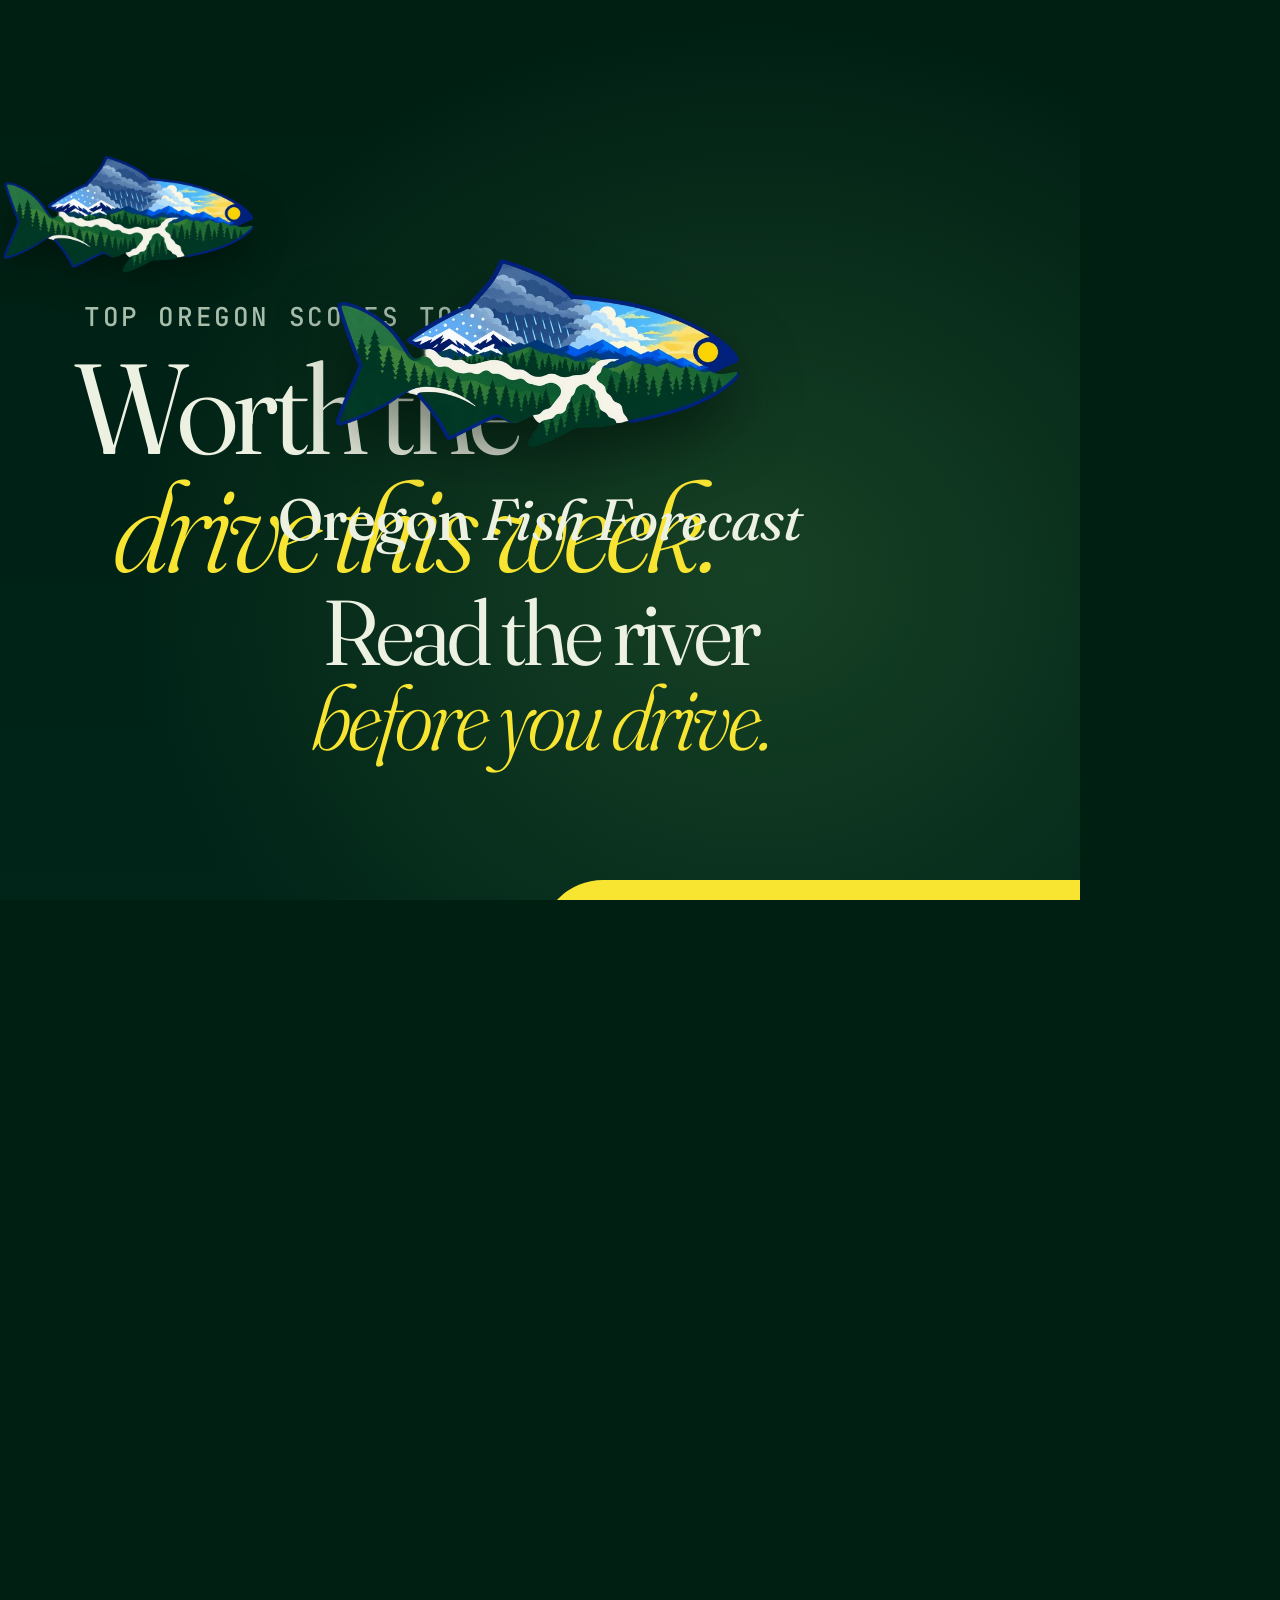
<file: films/worth-the-drive/index.html>
<!doctype html>
<html lang="en" data-composition-variables='[
  {"id":"eyebrow","type":"string","label":"Eyebrow","default":"Top Oregon scores today","group":"Hook"},
  {"id":"q1","type":"string","label":"Title, line 1","default":"Worth the","group":"Hook"},
  {"id":"q2","type":"string","label":"Title, line 2 (italic)","default":"drive this week.","group":"Hook"},
  {"id":"cards","type":"string","label":"Waters (JSON, read from the site; Oregon only)","default":"[{\"score\":72,\"label\":\"Good\",\"conf\":\"Medium confidence\",\"name\":\"Crooked River\",\"reach\":\"Bowman Dam to Castle Rock Campground\",\"quote\":\"ODFW reports strong trout/whitefish fishing and reduced autumn flows.\",\"foot\":\"Central Oregon · Reported Oct 8\"},{\"score\":70,\"label\":\"Good\",\"conf\":\"Medium confidence\",\"name\":\"Diamond Lake\",\"reach\":\"Lake Creek and north-shore area\",\"quote\":\"ODFW reports good trout catches, with brown and tiger trout released.\",\"foot\":\"Southern Cascades · Reported Oct 7\"},{\"score\":70,\"label\":\"Good\",\"conf\":\"Medium confidence\",\"name\":\"Lower Deschutes\",\"reach\":\"Warm Springs to Trout Creek\",\"tag\":\"Trout-only score\",\"quote\":\"ODFW reports good trout fishing.\",\"foot\":\"Central Oregon · Reported Oct 5\"}]","group":"Data"},
  {"id":"tag1","type":"string","label":"End line 1","default":"Read the river","group":"End"},
  {"id":"tag2","type":"string","label":"End line 2 (italic)","default":"before you drive.","group":"End"},
  {"id":"url1","type":"string","label":"Address","default":"ORFishForecast.com","group":"End"}
]'>
<head>
<meta charset="utf-8">
<title>Oregon Fish Forecast · Worth the drive</title>
<script src="vendor/gsap.min.js"></script>
<script src="vendor/om.js"></script>
<style id="om-fonts">
@font-face { font-family: "Fraunces"; src: url("assets/fonts/Fraunces-full.woff2") format("woff2"); font-weight: 100 900; font-style: normal; }
@font-face { font-family: "Fraunces"; src: url("assets/fonts/Fraunces-full-italic.woff2") format("woff2"); font-weight: 100 900; font-style: italic; }
@font-face { font-family: "Instrument Sans"; src: url("assets/fonts/InstrumentSans-wght.woff2") format("woff2"); font-weight: 400 700; font-style: normal; }
@font-face { font-family: "JetBrains Mono"; src: url("assets/fonts/JetBrainsMono-wght.woff2") format("woff2"); font-weight: 100 800; font-style: normal; }
</style>
<style>
  :root { --ink: #023926; --ink-deep: #001F13; --on-ink: #ECF1E2; --on-ink-muted: #A8BEAC; --sun: #F8E532; --plate: #F9F7EE;
          --paper: #F9F7EE; --text: #0A251A; --muted: #4E6559; --alert: #C2561C;
          --display: 'Fraunces', Georgia, serif; --sans: 'Instrument Sans', sans-serif; --mono: 'JetBrains Mono', monospace; }
  html, body { margin: 0; width: 100%; height: 100%; overflow: hidden; background: var(--ink-deep); }
  #film { position: relative; width: 1080px; height: 1920px; overflow: hidden; color: var(--on-ink); font-family: var(--sans);
          background: radial-gradient(900px 800px at 70% 30%, rgba(46, 96, 52, .5), transparent 70%), linear-gradient(180deg, var(--ink-deep), #00261A 60%, #002A1C); -webkit-font-smoothing: antialiased; }
  .abs { position: absolute; }
  .eyebrow { font: 500 26px/1.3 var(--mono); letter-spacing: .1em; text-transform: uppercase; color: var(--on-ink-muted); }
  .display { font-family: var(--display); font-weight: 360; font-variation-settings: 'opsz' 144, 'SOFT' 30; letter-spacing: -0.035em; line-height: .92; margin: 0; }
  .display em { font-style: italic; font-weight: 300; color: var(--sun); }
  .mask { display: block; overflow: hidden; padding-bottom: .36em; margin-bottom: -.36em; }
  .mask > span { display: block; }

  #hook { position: absolute; inset: 0; }
  #hook .eyebrow { left: 84px; top: 300px; }
  #q { left: 74px; top: 350px; font-size: 128px; width: 960px; }
  #q .l2 { padding-left: 40px; }
  #sfish { left: 0; top: 150px; width: 260px; height: 126px; }
  #sfish img { width: 100%; height: 100%; filter: drop-shadow(0 12px 16px rgba(0, 12, 6, .5)); }

  /* the site's score card, at phone scale */
  .card { position: absolute; left: 80px; top: 300px; width: 920px; height: 1120px; border-radius: 44px; background: var(--paper); color: var(--text);
          box-shadow: 0 40px 80px rgba(0, 10, 4, .45); transform-origin: 50% 60%; }
  .card .ring { position: absolute; left: 60px; top: 60px; width: 220px; height: 220px; }
  .card .ring svg { position: absolute; inset: 0; }
  .card .ring b { position: absolute; inset: 0; display: grid; place-items: center; font: 500 80px/1 var(--mono); letter-spacing: -0.05em; }
  .card .meta { position: absolute; left: 316px; top: 84px; }
  .card .meta small { display: block; font: 500 22px/1.4 var(--mono); letter-spacing: .08em; text-transform: uppercase; color: var(--muted); }
  .card .meta strong { display: block; font: 400 84px/1.05 var(--display); letter-spacing: -0.02em; margin: 2px 0 4px; }
  .card h2 { position: absolute; left: 58px; top: 330px; margin: 0; font: 400 104px/1 var(--display); letter-spacing: -0.025em; white-space: nowrap; }
  .card .reach { position: absolute; left: 62px; top: 450px; width: 800px; font: 400 38px/1.3 var(--sans); color: var(--muted); }
  .card .tag { position: absolute; left: 62px; top: 520px; display: flex; align-items: center; gap: 12px; font: 500 26px/1 var(--mono); letter-spacing: .06em; text-transform: uppercase; color: var(--alert); }
  .card .tag svg { width: 34px; height: 34px; }
  .card q { position: absolute; left: 60px; top: 610px; width: 800px; font: italic 400 58px/1.2 var(--display); letter-spacing: -0.01em; quotes: none; }
  .card .foot { position: absolute; left: 62px; bottom: 60px; font: 400 26px var(--mono); color: var(--muted); }
  .card .go { position: absolute; right: 56px; bottom: 44px; width: 84px; height: 84px; border-radius: 50%; background: var(--ink); color: var(--on-ink); display: grid; place-items: center; }
  .card .go svg { width: 40px; height: 40px; }

  /* end card */
  #plate { left: 40px; top: 1190px; width: 1000px; height: 760px; border-radius: 34px 34px 0 0; overflow: hidden; background: var(--plate); }
  #plate img { position: absolute; inset: 0; width: 100%; height: 100%; object-fit: cover; object-position: 50% 62%; transform-origin: 50% 40%; }
  #end { position: absolute; inset: 0; text-align: center; }
  #efish { left: 330px; top: 250px; width: 420px; height: 203px; }
  #efish img { width: 100%; height: 100%; filter: drop-shadow(0 24px 30px rgba(0, 12, 6, .55)); }
  #word { left: 0; width: 1080px; top: 490px; font: 500 58px/1 var(--display); letter-spacing: -0.01em; }
  #word em { font-style: italic; font-weight: 400; }
  #tag { left: 0; width: 1080px; top: 590px; font-size: 92px; }
  #url { left: 50%; top: 880px; display: flex; align-items: center; gap: 28px; padding: 30px 40px 30px 44px; border-radius: 999px; background: var(--sun); color: var(--ink-deep); white-space: nowrap; }
  #url .t { font: 600 60px/1.1 var(--sans); letter-spacing: -0.015em; }
  #url svg { width: 60px; height: 60px; flex: none; }
</style>
</head>
<body>
<div id="film" data-composition-id="film" data-width="1080" data-height="1920">
  <audio id="om-sound" src="assets/sound.wav" data-start="0" data-duration="14.464" data-track-index="8" data-volume="1"></audio>
  <div id="plate" class="abs" data-om-id="artwork"><img src="assets/river-country.webp" alt=""></div>

  <section id="hook" data-om-id="title">
    <div id="sfish" class="abs" data-om-id="fish"><img src="assets/weather-fish.webp" alt=""></div>
    <div class="abs eyebrow" data-var-text="eyebrow">Top Oregon scores today</div>
    <h1 id="q" class="abs display">
      <span class="mask"><span class="l1" data-var-text="q1">Worth the</span></span>
      <span class="mask"><span class="l2"><em data-var-text="q2">drive this week.</em></span></span>
    </h1>
  </section>

  <div id="deck"></div>

  <section id="end" data-om-id="end">
    <div id="efish" class="abs" data-om-id="end-fish"><img src="assets/weather-fish.webp" alt="Oregon Fish Forecast"></div>
    <div id="word" class="abs" data-om-id="wordmark">Oregon <em>Fish Forecast</em></div>
    <h2 id="tag" class="abs display" data-om-id="tagline"><span data-var-text="tag1">Read the river</span><br><em data-var-text="tag2">before you drive.</em></h2>
    <div id="url" class="abs" data-om-id="address"><div class="t" data-var-text="url1">ORFishForecast.com</div>
      <svg viewBox="0 0 24 24"><path fill="none" stroke="currentColor" stroke-linecap="round" stroke-linejoin="round" stroke-width="1.8" d="M6 18L18 6M18 15V6H9"/></svg></div>
  </section>
</div>

<script type="text/vnd.abc" id="om-score">
X:1
T:Oregon Fish Forecast · Worth the drive (piano and flute, 112)
M:4/4
L:1/8
Q:1/4=112
K:D
V:PN inst=piano gain=0.7
!mark:hook! !p! D,A,DF AFDA, | [M:2/4] D,A,DF | [M:5/4] !mark:c1! !mp! B,,F,B,D FDB,F, B,D | !mark:c2! !mf! G,,D,G,B, DB,G,D, G,B, | !mark:c3! !f! A,,E,A,C ECA,E, z2 | [M:4/4] !mark:end! !ff! D,A,DF AFDA, | [M:2/4] [D,A,DF]4 |]
V:FL inst=flute role=melody gain=0.55
z8 | [M:2/4] z4 | [M:5/4] !mp! d4 c2 B4 | B4 A2 G4 | !mf! A4 c2 e2 z2 | [M:4/4] !f! f4 e4 | [M:2/4] d4 |]
V:CE inst=celli gain=0.5
!pp! D,,8 | [M:2/4] D,,4 | [M:5/4] !p! B,,10 | !mp! G,,10 | !mf! A,,8 z2 | [M:4/4] !ff! D,,8 | [M:2/4] D,,4 |]
V:DR inst=drums kit=lofi gain=0.9
!p! C,,2 z2 D,,2 z2 | [M:2/4] C,,2 D,,2 | [M:5/4] !mp! C,,2 D,,2 C,, C,, D,,2 C,,2 | !mf! C,,2 D,,2 C,, C,, D,,2 C,,2 | !f! C,,2 D,,2 C,, C,, D,, D,, !rise(! z2 | [M:4/4] !rise)! !hit! !ff! [C,,^C,]2 D,,2 C,,2 D,,2 | [M:2/4] [C,,^C,]2 z2 |]
V:HH inst=drums kit=lofi gain=0.35
^F,,2 ^F,,2 ^F,,2 ^F,,2 | [M:2/4] ^F,,2 ^F,,2 | [M:5/4] ^F,, ^F,, ^F,, ^F,, ^F,, ^F,, ^F,, ^F,, ^F,, ^F,, | ^F,, ^F,, ^F,, ^F,, ^F,, ^F,, ^F,, ^F,, ^F,, ^F,, | ^F,, ^F,, ^F,, ^F,, ^F,, ^F,, ^F,, ^F,, z2 | [M:4/4] ^F,, ^F,, ^F,, ^F,, ^F,, ^F,, ^F,, ^F,, | [M:2/4] z4 |]
V:GL inst=glock gain=0.55
z8 | [M:2/4] z4 | [M:5/4] a2 z8 | b2 z8 | c'2 z8 | [M:4/4] z2 A d e a3 | [M:2/4] z4 |]
</script>

<script>
  const V = OM.vars();
  OM.music({ bpm: 112 });
  const B = (n) => OM.beat(n);
  const $ = (s) => document.querySelector(s);
  const esc = (s) => String(s).replace(/[<>&]/g, (c) => ({ '<': '&lt;', '>': '&gt;', '&': '&amp;' })[c]);
  const ARROW = '<path fill="none" stroke="currentColor" stroke-linecap="round" stroke-linejoin="round" stroke-width="1.6" d="M4 12H20M14 18L20 12L14 6"/>';
  const ALERT = '<g fill="none" stroke="currentColor" stroke-width="1.5"><path d="M5.312 10.762C8.23 5.587 9.689 3 12 3c2.31 0 3.77 2.587 6.688 7.762l.364.644c2.425 4.3 3.638 6.45 2.542 8.022S17.786 21 12.364 21h-.728c-5.422 0-8.134 0-9.23-1.572s.117-3.722 2.542-8.022z"/><path stroke-linecap="round" d="M12 8v5"/><circle cx="12" cy="16" r="1" fill="currentColor"/></g>';

  // ---- the cards, rebuilt from the site's homepage pick cards
  const C = JSON.parse(V.cards);
  $('#deck').innerHTML = C.map((c, k) =>
    `<div class="card" data-om-id="card-${k + 1}" data-layout-allow-occlusion data-layout-allow-overlap data-layout-allow-overflow style="z-index:${10 - k}">` +
    `<div class="ring"><svg viewBox="0 0 220 220"><circle cx="110" cy="110" r="92" fill="none" stroke="rgba(2,57,38,.12)" stroke-width="18"/>` +
    `<circle class="arc" cx="110" cy="110" r="92" fill="none" stroke="#023926" stroke-width="18" stroke-linecap="round" stroke-dasharray="578" stroke-dashoffset="${(578 * (1 - c.score / 100)).toFixed(1)}" transform="rotate(-90 110 110)"/></svg><b>${c.score}</b></div>` +
    `<div class="meta"><small>Fishing score</small><strong>${esc(c.label)}</strong><small>${esc(c.conf)}</small></div>` +
    `<h2>${esc(c.name)}</h2><div class="reach">${esc(c.reach)}</div>` +
    (c.tag ? `<div class="tag"><svg viewBox="0 0 24 24">${ALERT}</svg>${esc(c.tag)}</div>` : '') +
    `<q>${esc(c.quote)}</q><div class="foot">${esc(c.foot)}</div><div class="go"><svg viewBox="0 0 24 24">${ARROW}</svg></div></div>`).join('');
  const cards = gsap.utils.toArray('.card');
  const DECK = [{ x: -20, y: 900, rotation: -6 }, { x: 40, y: 960, rotation: 4 }, { x: 90, y: 1010, rotation: 10 }];
  cards.forEach((el, k) => gsap.set(el, DECK[k]));

  // ---- hidden until their moment
  gsap.set('#q .l2', { yPercent: 160 });
  gsap.set('#end', { autoAlpha: 0 });
  gsap.set('#plate', { y: 820 });
  gsap.set('#url', { xPercent: -50 });
  gsap.set('#sfish', { x: 1120, rotation: 0 });

  const tl = gsap.timeline({ paused: true, defaults: { ease: 'expo.out' } });

  // ================= hook (beats 0–6): the deck rises, the fish swims across
  tl.addLabel('scene:hook', 0);
  tl.to('#q .l2', { yPercent: 0, duration: B(1) }, B(.5));
  tl.fromTo('#q', { scale: 1 }, { scale: 1.04, transformOrigin: '0% 50%', duration: B(6), ease: 'none', immediateRender: false }, 0);
  cards.forEach((el, k) => tl.fromTo(el, { y: DECK[k].y + 260 }, { y: DECK[k].y - 60, duration: B(5.5), ease: 'sine.out', immediateRender: false }, 0));
  tl.fromTo('#sfish', { x: 1120 }, { x: -320, duration: B(5.6), ease: 'none', immediateRender: false }, 0);
  tl.fromTo('#sfish', { y: 0 }, { y: -26, duration: B(1.4), ease: 'sine.inOut', repeat: 3, yoyo: true, immediateRender: false }, 0);
  OM.sfx('slide', B(.2), { gain: .3 });

  // ================= cards (beats 6–21): one dealt per 5/4 bar, the last swiped away
  const deal = (k, at) => {
    const el = cards[k];
    tl.to(el, { x: 0, y: 0, rotation: 0, scale: 1, duration: B(1.1), ease: 'expo.out' }, at);
    // the number stays the real score the whole time; the ring redraws and pulses as the card lands
    const arc = el.querySelector('.arc');
    const c = { v: 0 };
    tl.fromTo(c, { v: 0 }, { v: C[k].score, duration: B(1.4), ease: 'expo.out', immediateRender: false,
      onUpdate: () => { arc.setAttribute('stroke-dashoffset', (578 * (1 - c.v / 100)).toFixed(1)); } }, at + B(.3));
    tl.fromTo(el.querySelector('.ring'), { scale: 1.18 }, { scale: 1, duration: B(1), ease: 'back.out(2)', immediateRender: false }, at + B(.3));
    tl.fromTo(el.querySelector('q'), { autoAlpha: 0, y: 30 }, { autoAlpha: 1, y: 0, duration: B(1), immediateRender: false }, at + B(.8));
    tl.fromTo(el, { scale: 1 }, { scale: 1.025, duration: B(4), ease: 'none', immediateRender: false }, at + B(1.1));
    OM.sfx('paper', at, { gain: .5, pan: .2 });
    OM.sfx('thud', at + B(.5), { gain: .4 });
  };
  const swipe = (k, at) => {
    tl.to(cards[k], { x: -1300, rotation: -16, duration: B(.8), ease: 'expo.in' }, at - B(.8));
    OM.sfx('whoosh', at - B(.1), { gain: .4, pan: -.4 });
  };
  tl.addLabel('scene:c1', B(6));
  tl.to('#hook', { y: -220, autoAlpha: 0, duration: B(.6), ease: 'power2.in' }, B(5.5));
  // waiting cards drop low, so only their tops peek under the card being read
  const WAIT = [null, { x: 40, y: 1330, rotation: 4 }, { x: 90, y: 1390, rotation: 9 }];
  cards.slice(1).forEach((el, k) => tl.to(el, { ...WAIT[k + 1], duration: B(1) }, B(6)));
  deal(0, B(6));
  tl.addLabel('scene:c2', B(11));
  swipe(0, B(11));
  deal(1, B(11));
  tl.to(cards[2], { x: 40, y: 1330, rotation: 4, duration: B(1) }, B(11));
  tl.addLabel('scene:c3', B(16));
  swipe(1, B(16));
  deal(2, B(16));
  OM.sfx('pop', B(16.6), { gain: .4, note: 5 });

  // ================= end (beats 21–27)
  tl.addLabel('scene:end', B(21));
  swipe(2, B(21));
  tl.set(cards, { autoAlpha: 0 }, B(21));
  tl.set('#end', { autoAlpha: 1 }, B(21));
  tl.fromTo('#efish', { y: 700, rotation: -30, scale: .7 }, { y: 0, rotation: 0, scale: 1, duration: B(1.4), ease: OM.spring(0.14), immediateRender: false }, B(21));
  tl.to('#plate', { y: 0, duration: B(1.8) }, B(21));
  tl.fromTo('#plate img', { scale: 1.14 }, { scale: 1, duration: B(6), ease: 'power1.out' }, B(21));
  OM.sfx('sparkle', B(21.7), { gain: .45 });
  tl.fromTo('#word', { autoAlpha: 0, y: 20 }, { autoAlpha: 1, y: 0, duration: B(1), immediateRender: false }, B(21.6));
  tl.fromTo('#tag', { autoAlpha: 0, y: 40 }, { autoAlpha: 1, y: 0, duration: B(1), immediateRender: false }, B(22));
  tl.fromTo('#url', { autoAlpha: 0, y: 60, scale: .9 }, { autoAlpha: 1, y: 0, scale: 1, duration: B(1.2), ease: 'back.out(1.5)', immediateRender: false }, B(23));
  OM.sfx('pop', B(23) + .06, { gain: .5, note: 5 });
  tl.fromTo('#end', { scale: 1 }, { scale: 1.03, transformOrigin: '50% 35%', duration: B(5), ease: 'none', immediateRender: false }, B(22));
  tl.to({}, { duration: Math.max(0, B(27) - tl.duration()) }, tl.duration());

  window.__timelines['film'] = tl;
</script>
</body>
</html>
</file>
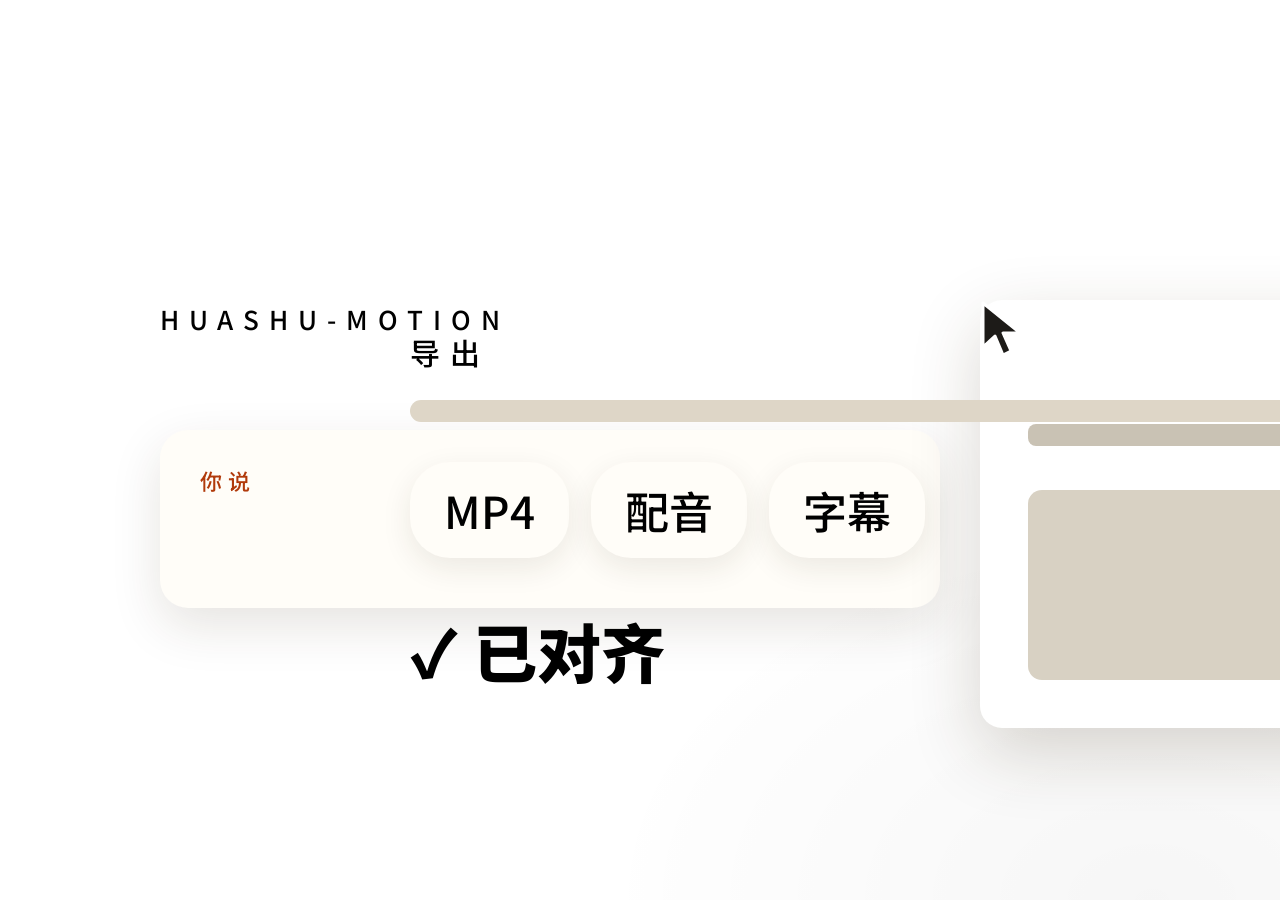
<file: vendor/huashu-motion/examples/voice-demo/index.html>
<!doctype html>
<html lang="zh-CN" data-composition-variables='[
  {"id":"title","type":"string","label":"标题","default":"一句话出片"},
  {"id":"prompt","type":"string","label":"示例指令","default":"做一个会动的产品标题"},
  {"id":"pin","type":"string","label":"画面评论","default":"改成橙色"},
  {"id":"accent","type":"color","label":"强调色","default":"#d9480f"},
  {"id":"paper","type":"color","label":"底色","default":"#f3eee4"},
  {"id":"ink","type":"color","label":"文字色","default":"#1d1b18"},
  {"id":"endHold","type":"number","label":"结尾停留（秒）","default":0.8,"min":0,"max":10,"step":0.1,"group":"节奏"}
]'>
<head>
<meta charset="utf-8">
<title>huashu-motion · voice demo</title>
<script src="vendor/gsap.min.js"></script>
<script src="vendor/om.js"></script>
<style id="om-fonts">
@font-face { font-family: "Noto Sans SC"; src: url("assets/fonts/NotoSansSC-500.woff") format("woff"); font-weight: 500; font-style: normal; }
@font-face { font-family: "Noto Sans SC"; src: url("assets/fonts/NotoSansSC-900.woff") format("woff"); font-weight: 900; font-style: normal; }
</style>
<style>
  html, body { margin: 0; width: 100%; height: 100%; overflow: hidden; }
  #film { position: relative; width: 100%; height: 100%; overflow: hidden; background: var(--paper); color: var(--ink); font-family: "Noto Sans SC", sans-serif; font-weight: 500; }
  .grain { position: absolute; inset: 0; opacity: .5; background:
      radial-gradient(1200px 700px at 20% 10%, #ffffff80, transparent 60%),
      radial-gradient(900px 600px at 90% 100%, #00000010, transparent 60%); }
  section { position: absolute; inset: 0; }

  .kicker { position: absolute; left: 160px; top: 300px; font-size: 26px; letter-spacing: 10px; color: var(--accent); }
  .title { position: absolute; margin: 0; left: 150px; top: 350px; font-size: 200px; line-height: 1.1; letter-spacing: -6px; font-weight: 900; }
  .title .ch { display: inline-block; }
  .title .mask { display: inline-block; overflow: hidden; vertical-align: top; padding-bottom: 12px; }
  .rule { position: absolute; left: 160px; top: 610px; width: 980px; height: 12px; background: var(--accent); transform-origin: 0 50%; }

  .prompt { position: absolute; left: 160px; top: 430px; width: 700px; padding: 34px 40px; border-radius: 28px; background: #fffdf8; box-shadow: 0 18px 50px #3a2a1020; font-size: 44px; }
  .prompt .who { display: block; font-size: 22px; letter-spacing: 6px; color: #b13a0b; margin-bottom: 14px; }
  .prompt .caret { display: inline-block; width: 4px; height: 46px; margin-left: 4px; vertical-align: -8px; background: var(--ink); }

  .frame { position: absolute; left: 980px; top: 300px; width: 760px; height: 428px; border-radius: 22px; background: #fff; box-shadow: 0 24px 70px #3a2a1030; transform-origin: 50% 50%; }
  .frame .bar { position: absolute; left: 48px; border-radius: 8px; transform-origin: 0 50%; }
  .frame .b1 { top: 56px; width: 430px; height: 46px; background: var(--ink); }
  .frame .b2 { top: 124px; width: 290px; height: 22px; background: #c9c2b4; }
  .frame .block { position: absolute; left: 48px; top: 190px; width: 320px; height: 190px; border-radius: 14px; background: #d8d1c3; transform-origin: 50% 100%; }
  .frame .cursor { position: absolute; left: 0; top: 0; width: 46px; height: 58px; }
  .frame .ripple { position: absolute; left: 208px; top: 285px; width: 120px; height: 120px; margin: -60px 0 0 -60px; border-radius: 50%; border: 5px solid var(--accent); }
  .frame .pin { position: absolute; left: 400px; top: 210px; padding: 16px 26px; border-radius: 18px 18px 18px 4px; background: var(--ink); color: #fff; font-size: 34px; white-space: nowrap; }

  .panel { position: absolute; left: 410px; top: 330px; width: 1100px; }
  .panel .label { font-size: 30px; letter-spacing: 10px; color: var(--accent); }
  .panel .track { margin-top: 26px; height: 22px; border-radius: 11px; background: #ded6c7; overflow: hidden; }
  .panel .fill { height: 100%; background: var(--accent); transform-origin: 0 50%; }
  .panel .chips { display: flex; gap: 22px; margin-top: 40px; }
  .panel .chips span { padding: 16px 34px; border-radius: 40px; background: #fffdf8; box-shadow: 0 10px 30px #3a2a1018; font-size: 44px; }
  .panel .check { margin-top: 46px; font-size: 64px; font-weight: 900; color: var(--accent); }

  .captions { position: absolute; left: 0; right: 0; top: 930px; text-align: center; font-size: 46px; letter-spacing: 1px; }
  .captions .line { position: absolute; left: 0; right: 0; }
  .captions .w { color: var(--ink); opacity: .32; }
</style>
<script type="application/json" id="om-cues">{"source":"tts:say:Tingting","precision":"tts","offset":0,"duration":14.66,"words":[
{"word":"huashu-motion","start":0,"end":0.94},
{"word":"一句话","start":1.159,"end":1.859},
{"word":"出片","start":1.859,"end":2.325},
{"word":"你","start":2.575,"end":2.804},
{"word":"只要","start":2.804,"end":3.262},
{"word":"说出","start":3.262,"end":3.721},
{"word":"想法","start":3.721,"end":4.18},
{"word":"Agent","start":4.486,"end":4.968},
{"word":"就把","start":4.968,"end":5.45},
{"word":"画面","start":5.45,"end":5.932},
{"word":"做","start":5.932,"end":6.173},
{"word":"出来","start":6.173,"end":6.656},
{"word":"哪里","start":6.905,"end":7.299},
{"word":"不","start":7.299,"end":7.496},
{"word":"满意","start":7.496,"end":7.89},
{"word":"指着","start":8.201,"end":8.677},
{"word":"画面","start":8.677,"end":9.153},
{"word":"改","start":9.153,"end":9.391},
{"word":"它","start":9.694,"end":9.934},
{"word":"当场","start":9.934,"end":10.414},
{"word":"重做","start":10.414,"end":10.893},
{"word":"改完","start":11.143,"end":11.608},
{"word":"一","start":11.608,"end":11.84},
{"word":"键","start":11.84,"end":12.073},
{"word":"导出","start":12.073,"end":12.537},
{"word":"配音","start":12.853,"end":13.305},
{"word":"和","start":13.305,"end":13.531},
{"word":"字幕","start":13.531,"end":13.983},
{"word":"都","start":13.983,"end":14.209},
{"word":"对齐","start":14.209,"end":14.66}
]}</script>
</head>
<body>
<!--
  Narration demo. `om voice examples/voice-demo --text examples/voice-demo/script.txt` writes
  <audio id="om-voice"> and <script id="om-cues">; every timing below hangs off OM.cue('词'),
  so a new take (or `--audio my-recording.m4a`) moves the motion with the words.
  The root has no data-duration: the film ends a beat after the last spoken word.
-->
<div id="film" data-composition-id="film" data-width="1920" data-height="1080">
  <audio id="om-voice" src="assets/voice.wav" data-start="0" data-duration="14.66" data-track-index="9" data-volume="1"></audio>
  <div class="grain"></div>

  <section id="s-title">
    <div class="kicker" data-om-id="kicker">HUASHU-MOTION</div>
    <h1 class="title" data-om-id="title" data-layout-allow-overflow></h1>
    <div class="rule" data-om-id="rule"></div>
  </section>

  <section id="s-make">
    <div class="prompt" data-om-id="prompt"><span class="who">你说</span><span id="typed"></span><i class="caret"></i></div>
    <div class="frame" data-om-id="frame">
      <div class="bar b1"></div><div class="bar b2"></div>
      <div class="block" data-om-id="block"></div>
      <div class="ripple"></div>
      <div class="pin" data-om-id="pin" data-var-text="pin">改成橙色</div>
      <svg class="cursor" data-om-id="cursor" viewBox="0 0 46 58"><path d="M3 3 L3 47 L15 36 L23 55 L31 51 L23 33 L40 33 Z" fill="#1d1b18" stroke="#fff" stroke-width="3" stroke-linejoin="round"/></svg>
    </div>
  </section>

  <section id="s-export">
    <div class="panel" data-om-id="export">
      <div class="label">导出</div>
      <div class="track"><div class="fill"></div></div>
      <div class="chips"><span id="c-mp4">MP4</span><span id="c-voice">配音</span><span id="c-subs">字幕</span></div>
      <div class="check">✓ 已对齐</div>
    </div>
  </section>

  <div class="captions" data-om-id="captions"></div>
</div>

<script>
  const V = OM.vars();
  const cue = OM.cue;
  const esc = (c) => ({ '<': '&lt;', '>': '&gt;', '&': '&amp;' })[c] || c;
  document.querySelector('.title').innerHTML = [...V.title].map((c) => `<span class="mask"><span class="ch">${esc(c)}</span></span>`).join('');

  const tl = gsap.timeline({ paused: true, defaults: { ease: 'power3.out' } });
  gsap.set(['#s-make', '#s-export', '.frame', '.ripple', '.pin', '.cursor'], { opacity: 0 });

  // 1 · title — the characters start rising on 「一句话」
  tl.addLabel('scene:title', 0)
    .fromTo('.kicker', { opacity: 0, x: -30 }, { opacity: 1, x: 0, duration: .6 }, .1)
    .fromTo('.title .ch', { yPercent: 110 }, { yPercent: 0, duration: .7, stagger: .06, ease: 'expo.out' }, cue('一句话'))
    .fromTo('.rule', { scaleX: 0 }, { scaleX: 1, duration: .8, ease: 'expo.inOut' }, cue('出片'))
    .to('#s-title', { autoAlpha: 0, y: -40, duration: .4, ease: 'power2.in' }, cue('只要') - .45);

  // 2 · say it, the frame appears
  const typed = { n: 0 };
  tl.addLabel('scene:make', cue('只要') - .3)
    .to('#s-make', { opacity: 1, duration: .3 }, cue('只要') - .3)
    .fromTo('.prompt', { y: 30 }, { y: 0, duration: .5 }, cue('只要') - .3)
    .fromTo(typed, { n: 0 }, { n: [...V.prompt].length, duration: cue('想法', 1, 'end') - cue('说出'), ease: 'none',
        onUpdate: () => { document.getElementById('typed').textContent = [...V.prompt].slice(0, Math.round(typed.n)).join(''); } }, cue('说出'))
    .fromTo('.frame', { opacity: 0, scale: .9 }, { opacity: 1, scale: 1, duration: .5 }, cue('画面'))
    .fromTo('.frame .bar, .frame .block', { scaleX: 0 }, { scaleX: 1, duration: .6, stagger: .12, ease: 'expo.out' }, cue('画面') + .1);

  // 3 · point at it — the cursor lands and clicks on 「指着」, the block is redone on 「重做」
  const point = cue('指着');
  tl.addLabel('scene:point', cue('哪里') - .3)
    .to('.prompt', { opacity: 0, x: -40, duration: .4, ease: 'power2.in' }, cue('哪里') - .3)
    .to('.frame', { x: -400, y: -10, scale: 1.3, duration: .8, ease: 'expo.inOut' }, cue('哪里') - .3)
    .fromTo('.cursor', { opacity: 0, x: 640, y: 400 }, { opacity: 1, duration: .2 }, point - .8)
    .to('.cursor', { x: 205, y: 280, duration: .6, ease: 'power2.out' }, point - .6)
    .to('.cursor', { scale: .82, duration: .08, yoyo: true, repeat: 1, ease: 'power1.inOut', transformOrigin: '0 0' }, point)
    .set('.ripple', { opacity: 1, scale: .2 }, point) // a set, not fromTo: fromTo would show the ring before the click
    .to('.ripple', { opacity: 0, scale: 1.6, duration: .6, ease: 'power2.out' }, point)
    .fromTo('.pin', { opacity: 0, y: 14, scale: .9 }, { opacity: 1, y: 0, scale: 1, duration: .35 }, cue('改'))
    .to('.block', { backgroundColor: V.accent, duration: .3 }, cue('重做'))
    .fromTo('.block', { scaleY: .6 }, { scaleY: 1, duration: .6, ease: 'elastic.out(1, .5)' }, cue('重做'));

  // 4 · export — the bar starts on 「导出」 and finishes on 「对齐」
  const done = cue('对齐', 1, 'end');
  tl.addLabel('scene:export', cue('改完') - .3)
    .to('#s-make', { autoAlpha: 0, duration: .3 }, cue('改完') - .3)
    .to('#s-export', { opacity: 1, duration: .3 }, cue('改完') - .3)
    .fromTo('.panel', { y: 30 }, { y: 0, duration: .5 }, cue('改完') - .3)
    .fromTo('.fill', { scaleX: 0 }, { scaleX: 1, duration: done - cue('导出'), ease: 'none' }, cue('导出'))
    .fromTo('#c-mp4', { opacity: 0, scale: .6 }, { opacity: 1, scale: 1, duration: .35, ease: 'back.out(2)' }, cue('导出'))
    .fromTo('#c-voice', { opacity: 0, scale: .6 }, { opacity: 1, scale: 1, duration: .35, ease: 'back.out(2)' }, cue('配音'))
    .fromTo('#c-subs', { opacity: 0, scale: .6 }, { opacity: 1, scale: 1, duration: .35, ease: 'back.out(2)' }, cue('字幕'))
    .fromTo('.panel .check', { opacity: 0, y: 16 }, { opacity: 1, y: 0, duration: .4 }, cue('对齐'));

  // Captions straight from the cues: a line per breath (a pause ≥ 0.2 s), the spoken word lights up.
  const words = OM.words(), host = document.querySelector('.captions'), lines = [];
  words.forEach((w, i) => { if (!i || w.start - words[i - 1].end >= .2) lines.push([]); lines.at(-1).push(w); });
  lines.forEach((line) => {
    const el = document.createElement('div');
    el.className = 'line';
    el.innerHTML = line.map((w) => `<span class="w">${[...w.word].map(esc).join('')}</span>`).join('');
    host.appendChild(el);
    // never a negative position: GSAP would shift the whole timeline later to make room
    tl.fromTo(el, { opacity: 0 }, { opacity: 1, duration: .12 }, Math.max(0, line[0].start - .12))
      .to(el, { opacity: 0, duration: .12 }, line.at(-1).end + .05);
    [...el.children].forEach((s, i) => tl.to(s, { opacity: 1, color: V.accent, duration: .06, ease: 'none' }, line[i].start)
      .to(s, { color: V.ink, duration: .2, ease: 'none' }, line[i].end));
  });

  tl.to({}, { duration: V.endHold }, words.at(-1).end); // end a beat after the last word
  window.__timelines['film'] = tl;
</script>
</body>
</html>
</file>
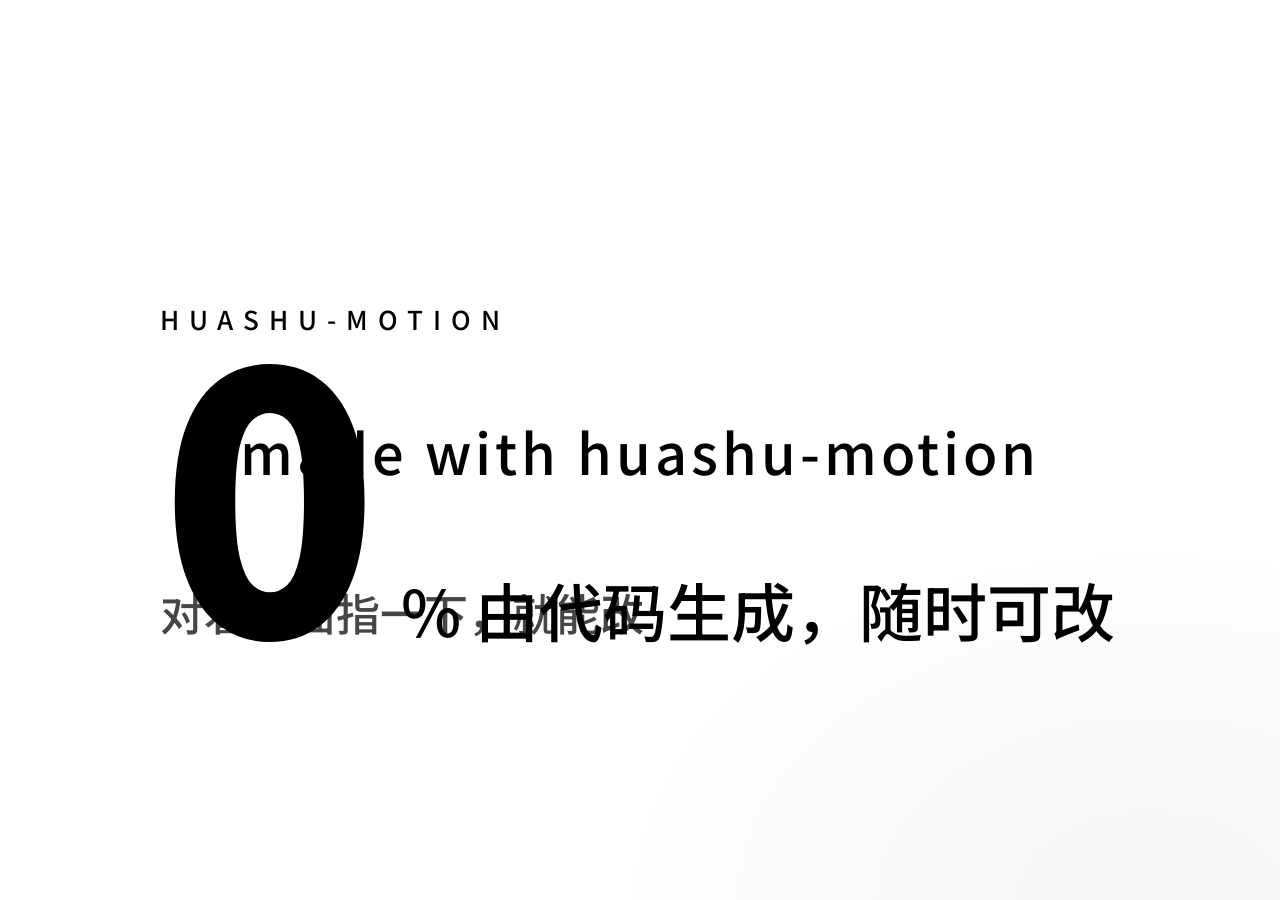
<file: vendor/huashu-motion/templates/blank/index.html>
<!doctype html>
<html lang="zh-CN" data-composition-variables='[
  {"id":"kicker","type":"string","label":"眉题","default":"HUASHU-MOTION"},
  {"id":"title","type":"string","label":"标题","default":"一句话，变成会动的画面"},
  {"id":"subtitle","type":"string","label":"副标题","default":"对着画面指一下，就能改"},
  {"id":"stat","type":"number","label":"数字","default":100,"min":0,"max":9999,"step":1},
  {"id":"statLabel","type":"string","label":"数字说明","default":"% 由代码生成，随时可改"},
  {"id":"accent","type":"color","label":"强调色","default":"#d9480f"},
  {"id":"paper","type":"color","label":"底色","default":"#f3eee4"},
  {"id":"ink","type":"color","label":"文字色","default":"#1d1b18"},
  {"id":"endHold","type":"number","label":"结尾停留（秒）","default":1.6,"min":0,"max":10,"step":0.1,"group":"节奏"}
]'>
<head>
<meta charset="utf-8">
<title>huashu-motion · blank</title>
<script src="vendor/gsap.min.js"></script>
<style id="om-fonts">
@font-face { font-family: "Noto Sans SC"; src: url("assets/fonts/NotoSansSC-500.woff") format("woff"); font-weight: 500; font-style: normal; }
@font-face { font-family: "Noto Sans SC"; src: url("assets/fonts/NotoSansSC-900.woff") format("woff"); font-weight: 900; font-style: normal; }
</style>
<style>
  html, body { margin: 0; width: 100%; height: 100%; overflow: hidden; }
  #film { position: relative; width: 100%; height: 100%; overflow: hidden; background: var(--paper); color: var(--ink); font-family: "Noto Sans SC", sans-serif; font-weight: 500; }
  .grain { position: absolute; inset: 0; opacity: .5; background:
      radial-gradient(1200px 700px at 20% 10%, #ffffff80, transparent 60%),
      radial-gradient(900px 600px at 90% 100%, #00000010, transparent 60%); }
  .kicker { position: absolute; left: 160px; top: 300px; font-size: 26px; letter-spacing: 10px; color: var(--accent); }
  .title { position: absolute; margin: 0; left: 150px; top: 350px; width: 1620px; font-size: 128px; line-height: 1.12; letter-spacing: -4px; font-weight: 900; }
  .title .ch { display: inline-block; }
  .title .mask { display: inline-block; overflow: hidden; vertical-align: top; padding-bottom: 10px; }
  .rule { position: absolute; left: 160px; top: 528px; width: 1100px; height: 10px; background: var(--accent); transform-origin: 0 50%; }
  .subtitle { position: absolute; left: 160px; top: 580px; font-size: 44px; opacity: .72; }
  .stat { position: absolute; left: 160px; top: 300px; display: flex; align-items: baseline; gap: 36px; }
  .stat .num { font-size: 360px; line-height: 1; letter-spacing: -14px; font-weight: 900; color: var(--accent); font-variant-numeric: tabular-nums; }
  .stat .lbl { font-size: 64px; }
  .end span { display: block; }
  .end { position: absolute; inset: 0; display: flex; align-items: center; justify-content: center; font-size: 56px; letter-spacing: 4px; }
  .end b { color: var(--accent); font-weight: 500; }
</style>
</head>
<body>
<!--
  huashu-motion contract (all optional, all plain HTML + GSAP):
  1. Editable values are composition variables on <html>. The studio inspector edits their defaults.
  2. data-om-id names things people can point at; comments arrive with the id under the pointer.
  3. Timeline labels "scene:<id>" become the studio's scene strip.
  No data-duration on the root: the film is as long as the timeline, so timing variables (endHold) can change it.
-->
<div id="film" data-composition-id="film" data-width="1920" data-height="1080">
  <div class="grain"></div>

  <section id="s-title">
    <div class="kicker" data-om-id="kicker" data-var-text="kicker">HUASHU-MOTION</div>
    <h1 class="title" data-om-id="title" data-om-var="title"></h1>
    <div class="rule" data-om-id="rule"></div>
    <div class="subtitle" data-om-id="subtitle" data-var-text="subtitle">对着画面指一下，就能改</div>
  </section>

  <section id="s-stat" class="stat" data-om-id="stat">
    <span class="num" id="num">0</span>
    <span class="lbl" data-var-text="statLabel">% 由代码生成，随时可改</span>
  </section>

  <section id="s-end" class="end" data-om-id="end"><span>made with <b>huashu-motion</b></span></section>
</div>

<script>
  const V = OM.vars();
  const esc = (c) => ({ '<': '&lt;', '>': '&gt;', '&': '&amp;' })[c] || c;
  const title = document.querySelector('.title');
  // Each character sits in its own mask so it can rise into place; spaces keep their width.
  title.innerHTML = [...V.title].map((c) => c === ' ' ? ' ' : `<span class="mask"><span class="ch">${esc(c)}</span></span>`).join('');

  const tl = gsap.timeline({ paused: true, defaults: { ease: 'power3.out' } });

  tl.addLabel('scene:title', 0)
    .fromTo('.kicker', { opacity: 0, x: -30 }, { opacity: 1, x: 0, duration: .6 }, .15)
    .fromTo('.title .ch', { yPercent: 110 }, { yPercent: 0, duration: .9, stagger: .045, ease: 'expo.out' }, .25)
    .fromTo('.rule', { scaleX: 0 }, { scaleX: 1, duration: .9, ease: 'expo.inOut' }, .9)
    .fromTo('.subtitle', { opacity: 0, y: 20 }, { opacity: 1, y: 0, duration: .7 }, 1.25)
    .to('#s-title', { opacity: 0, y: -40, duration: .5, ease: 'power2.in' }, 3.1);

  const counter = { v: 0 };
  tl.addLabel('scene:stat', 3.4)
    .fromTo('#s-stat', { opacity: 0 }, { opacity: 1, duration: .3 }, 3.4)
    .fromTo('.stat .lbl', { opacity: 0, x: -24 }, { opacity: 1, x: 0, duration: .6 }, 3.7)
    .fromTo(counter, { v: 0 }, { v: V.stat, duration: 1.3, ease: 'expo.out',
        onUpdate: () => { document.getElementById('num').textContent = Math.round(counter.v); } }, 3.4)
    .to('#s-stat', { opacity: 0, scale: .96, duration: .45, ease: 'power2.in' }, 5.8);

  tl.addLabel('scene:end', 6.3)
    .fromTo('.end span', { opacity: 0, y: 24, scale: .96 }, { opacity: 1, y: 0, scale: 1, duration: 1.1, ease: 'expo.out' }, 6.3)
    .to({}, { duration: V.endHold }); // the closing hold; the film ends when the timeline does

  window.__timelines['film'] = tl;
</script>
</body>
</html>
</file>
